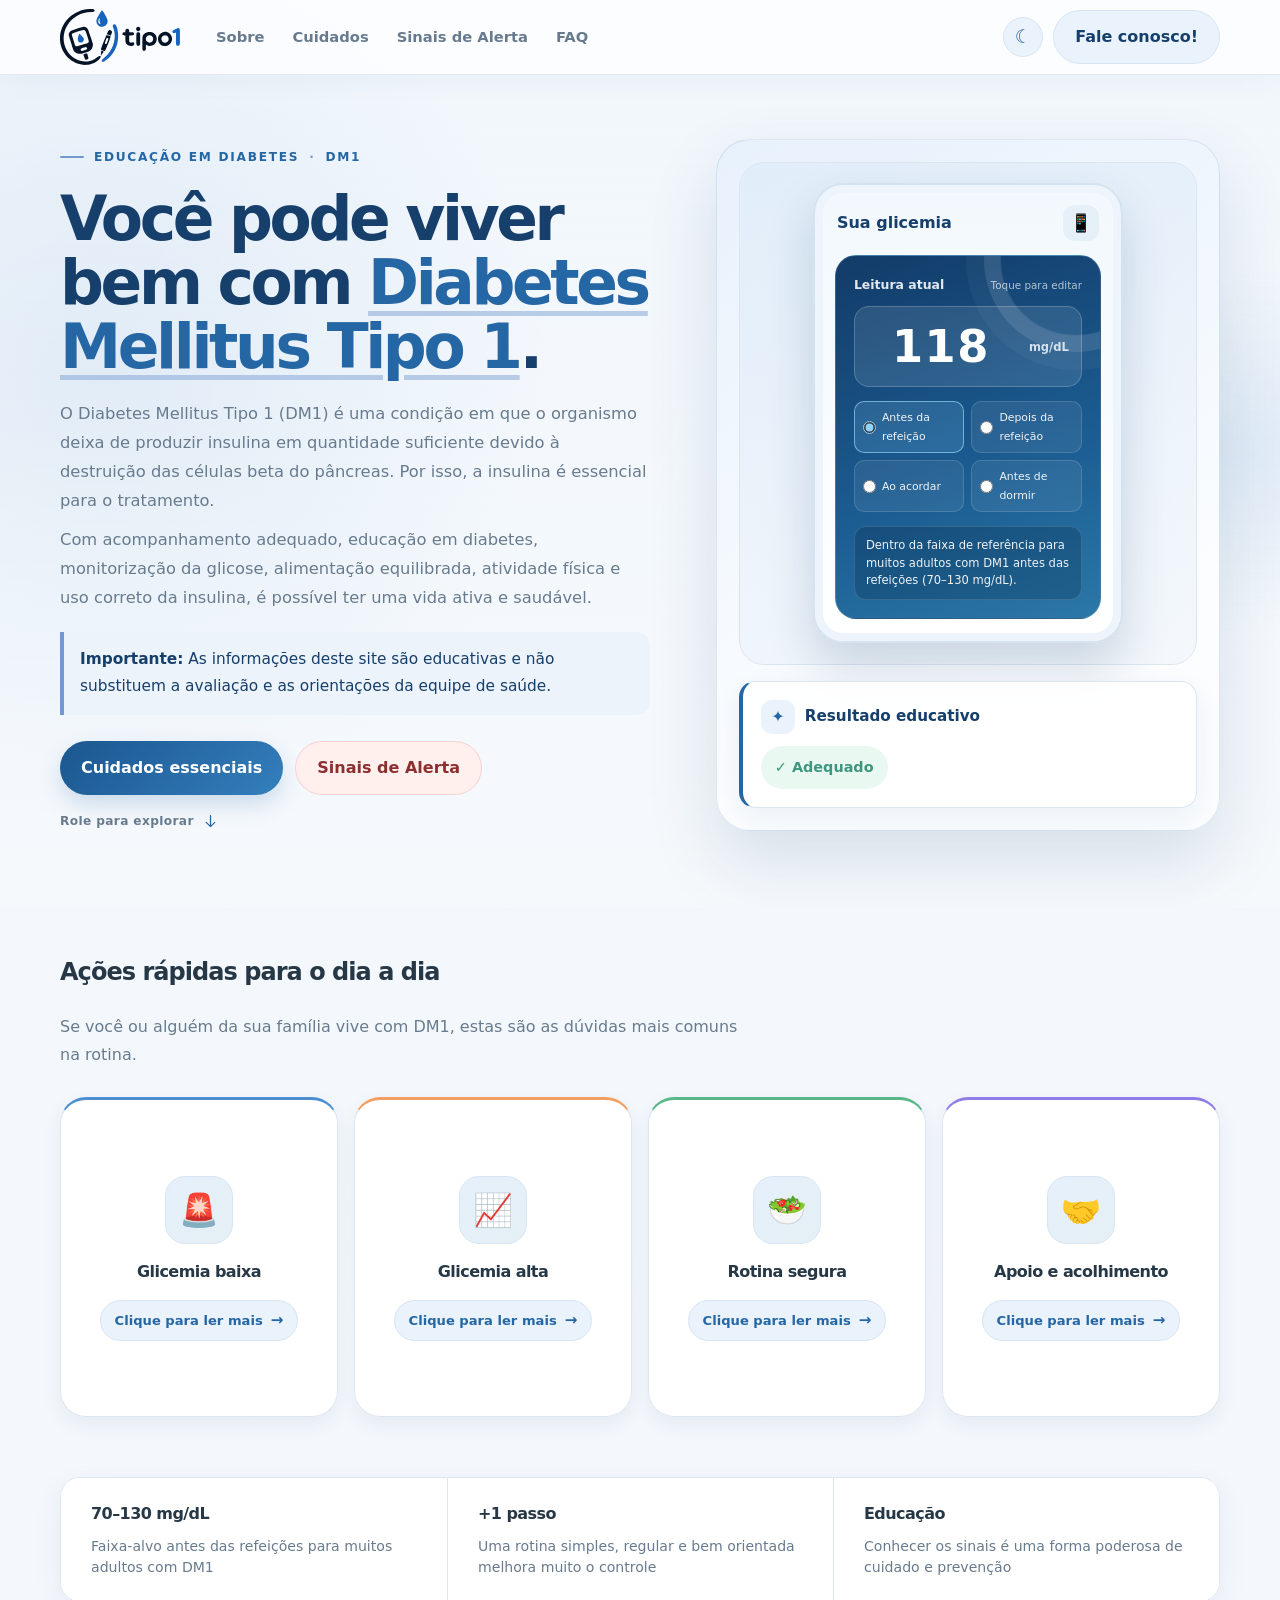
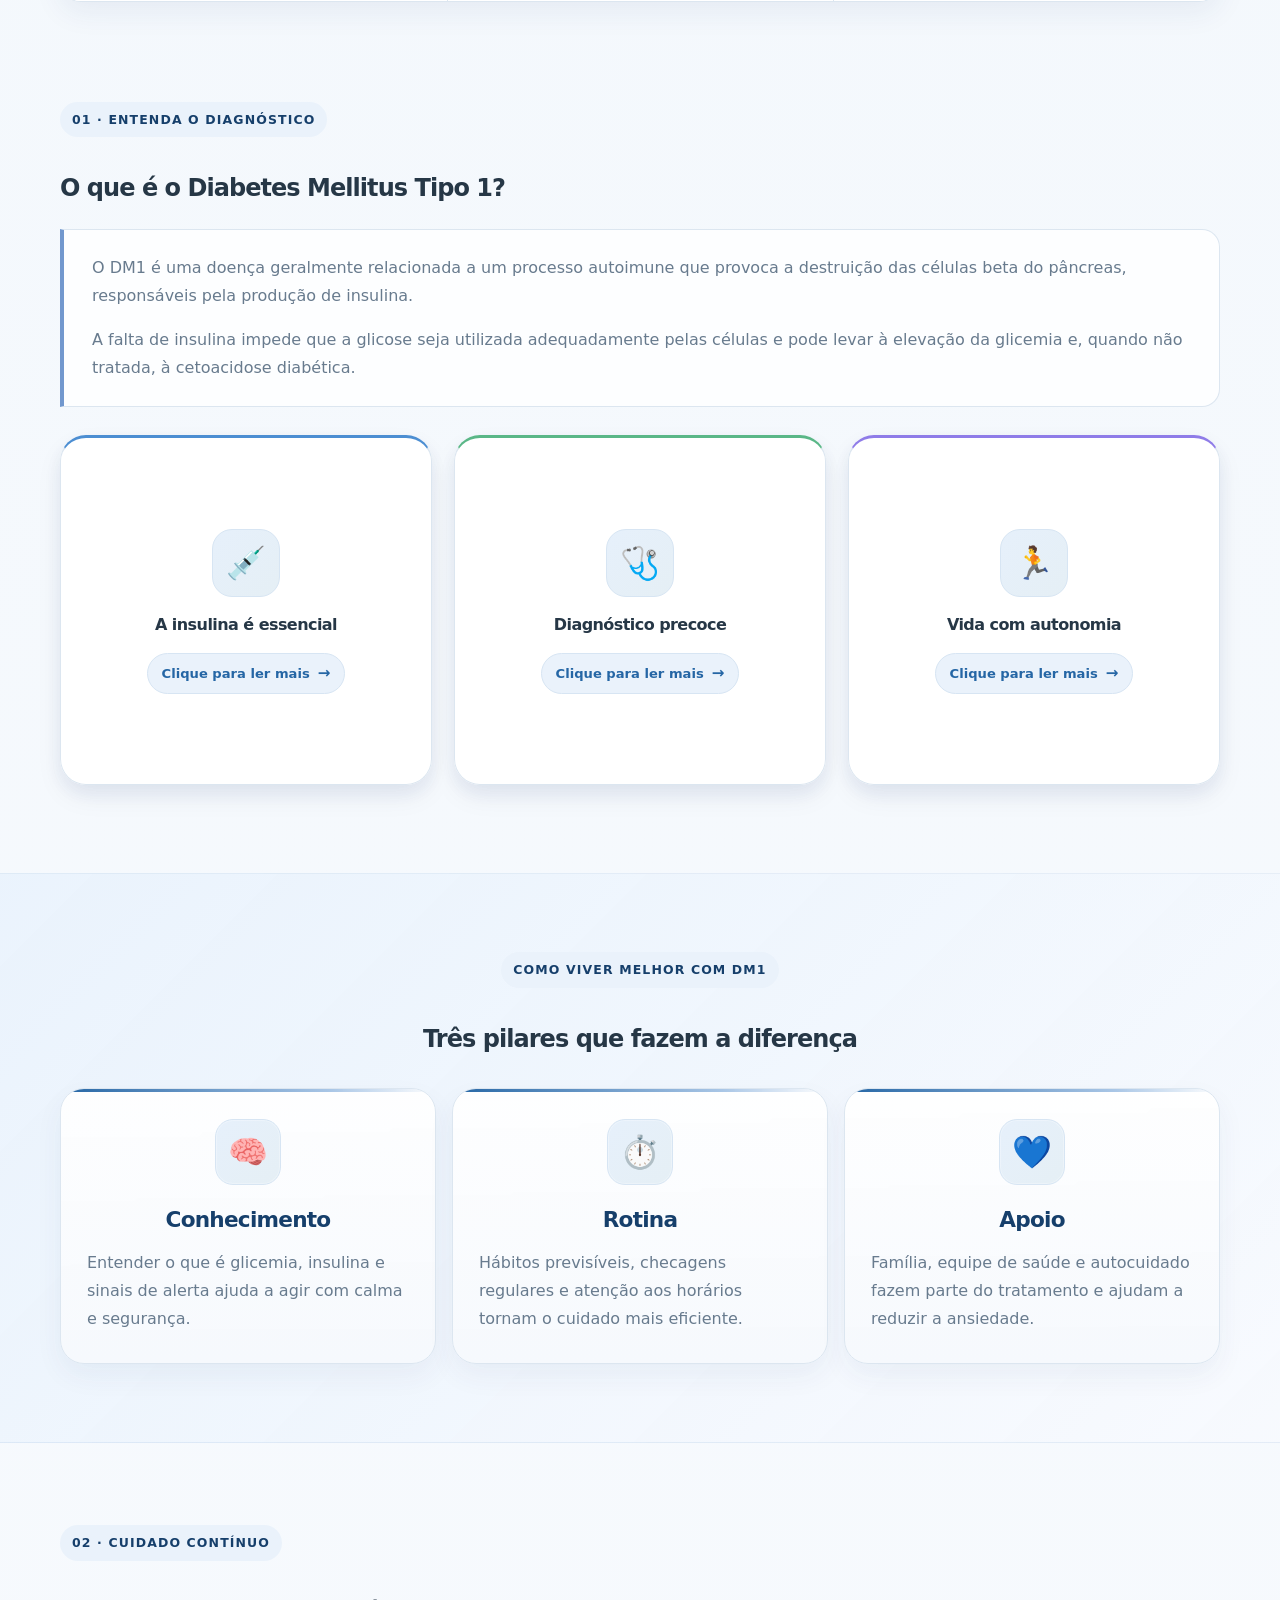
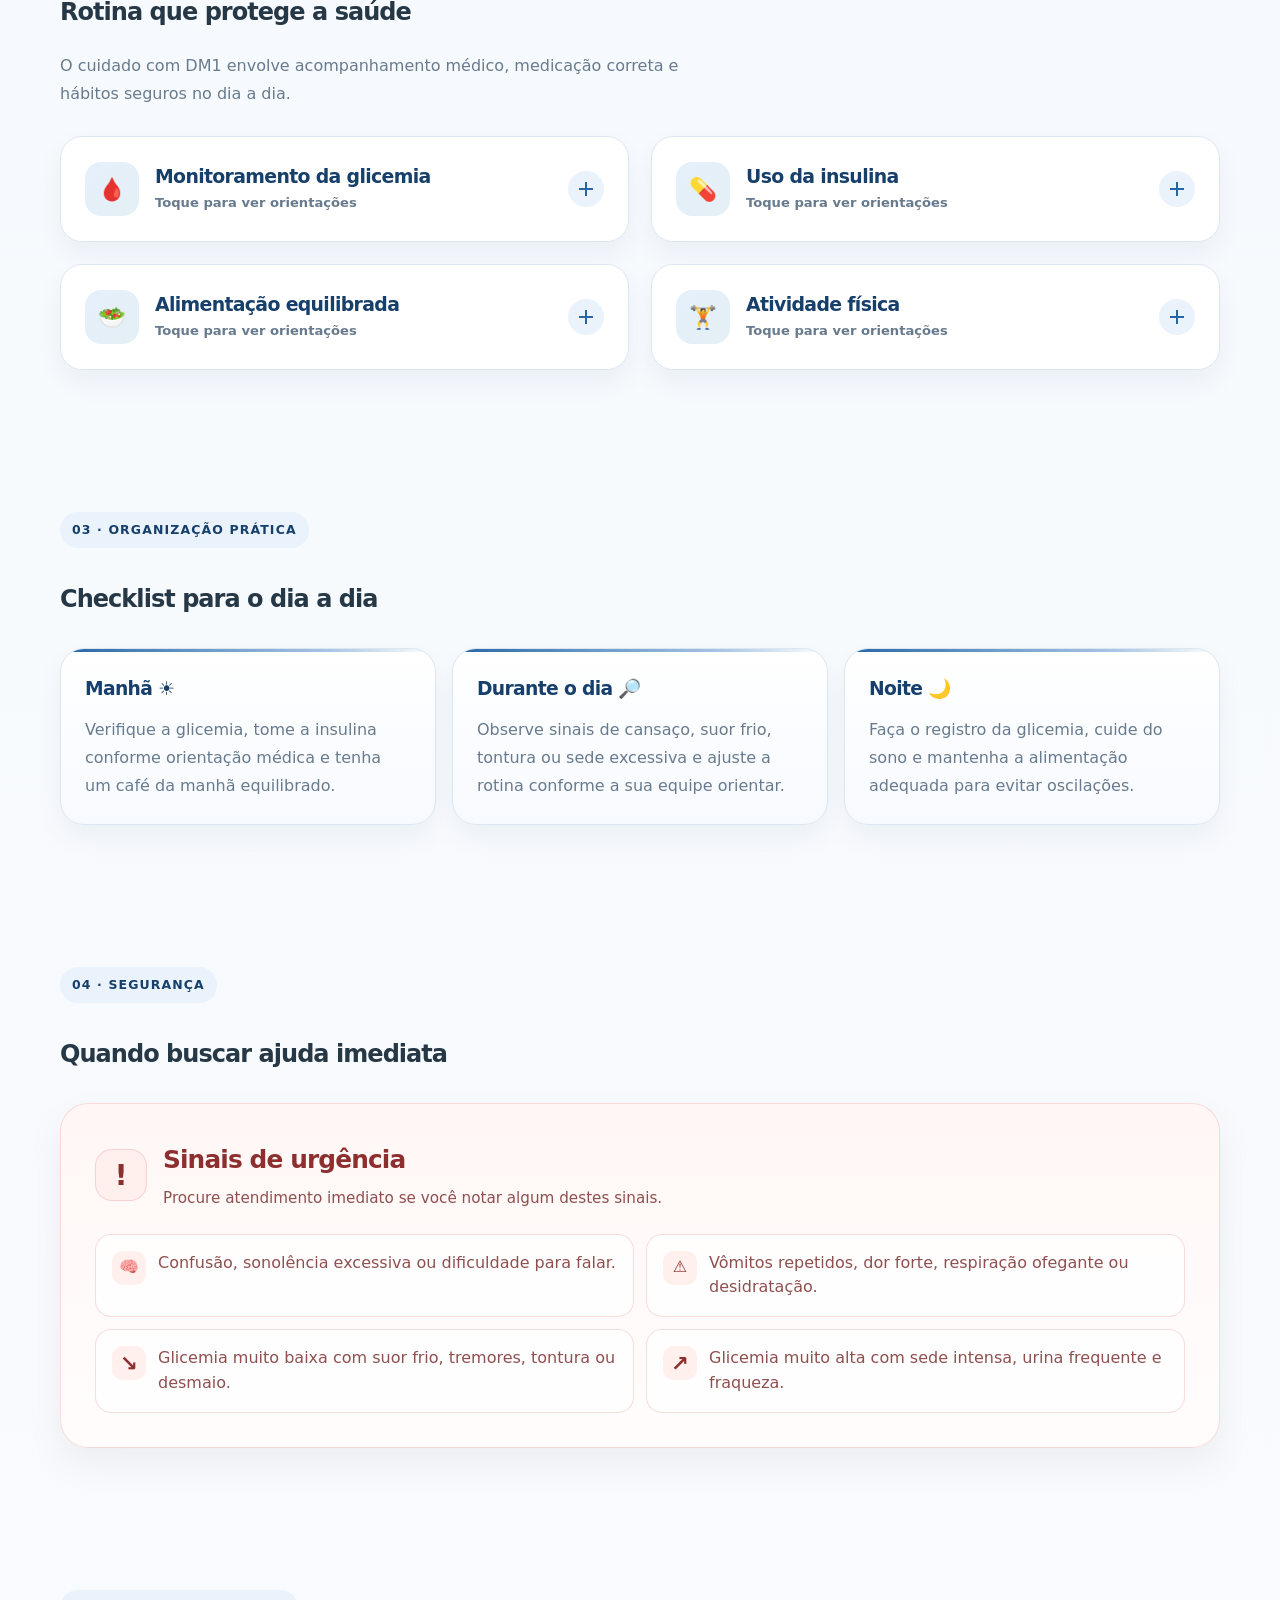
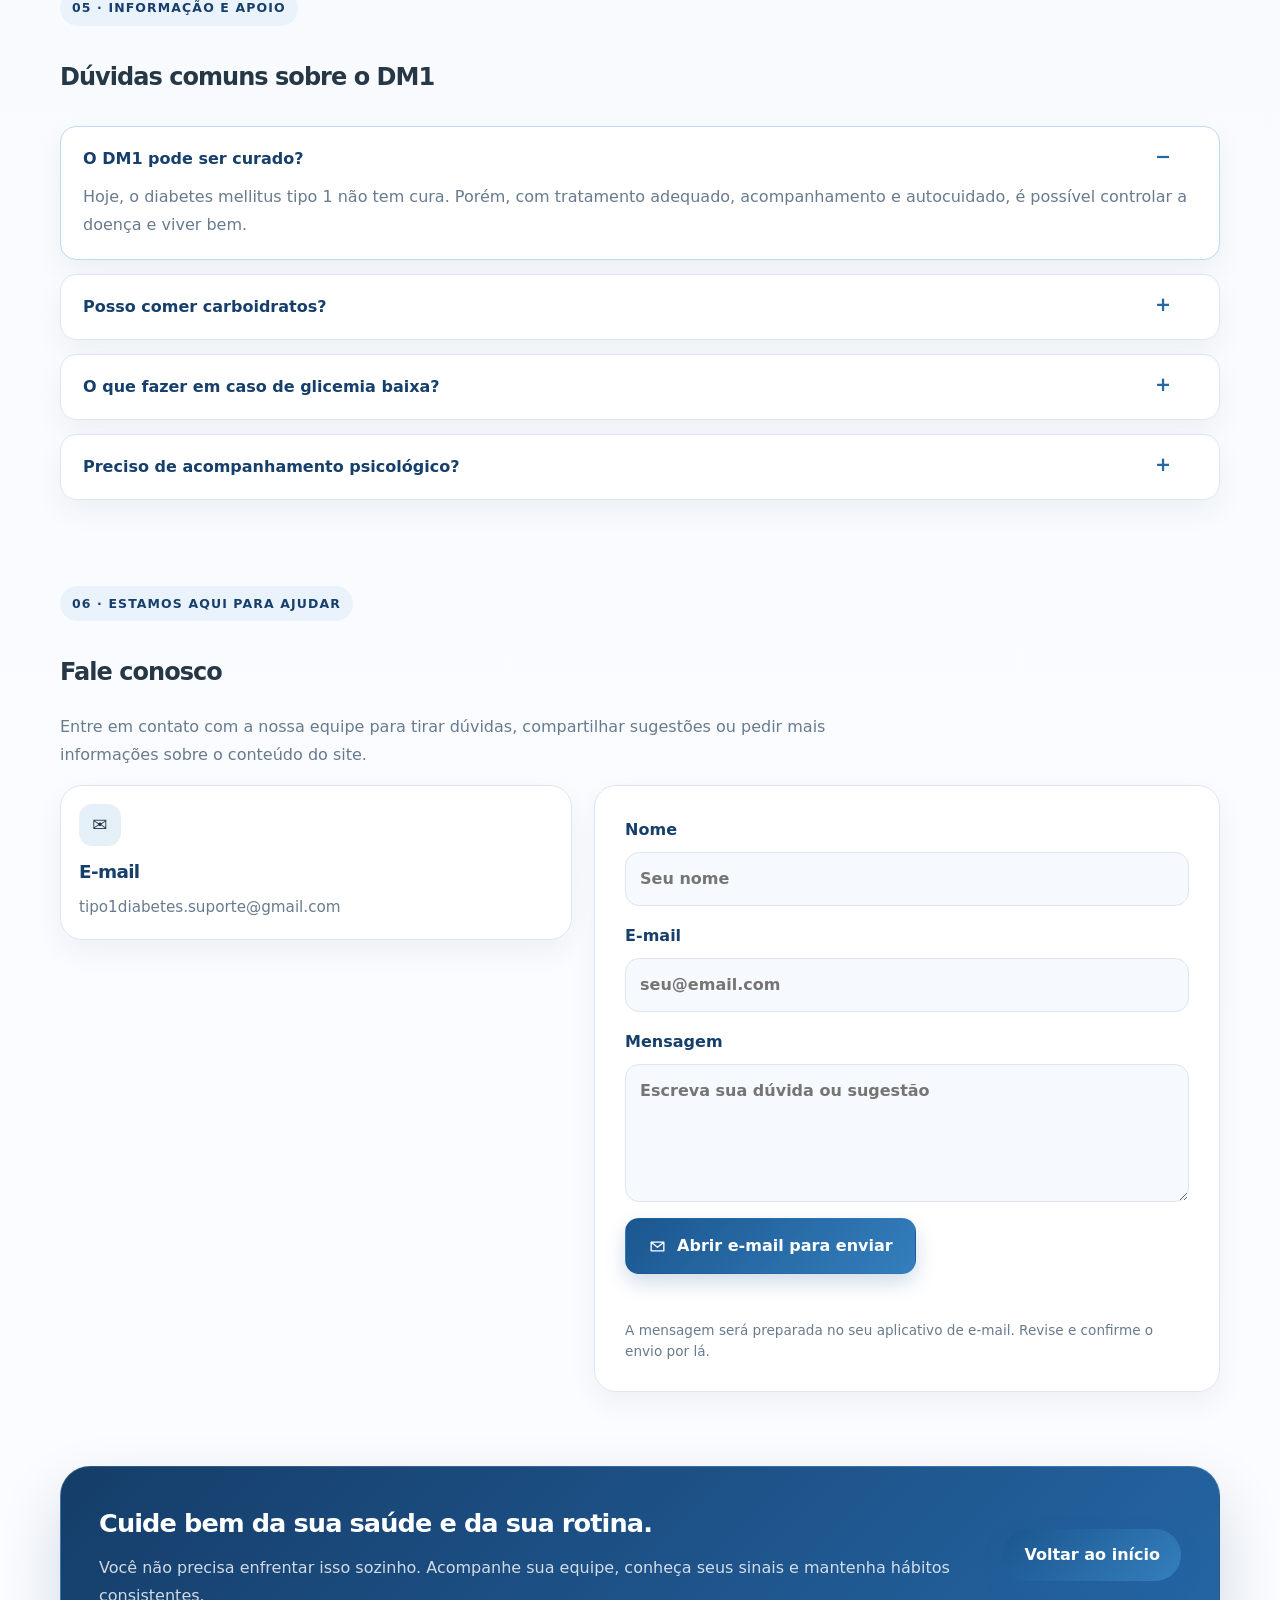
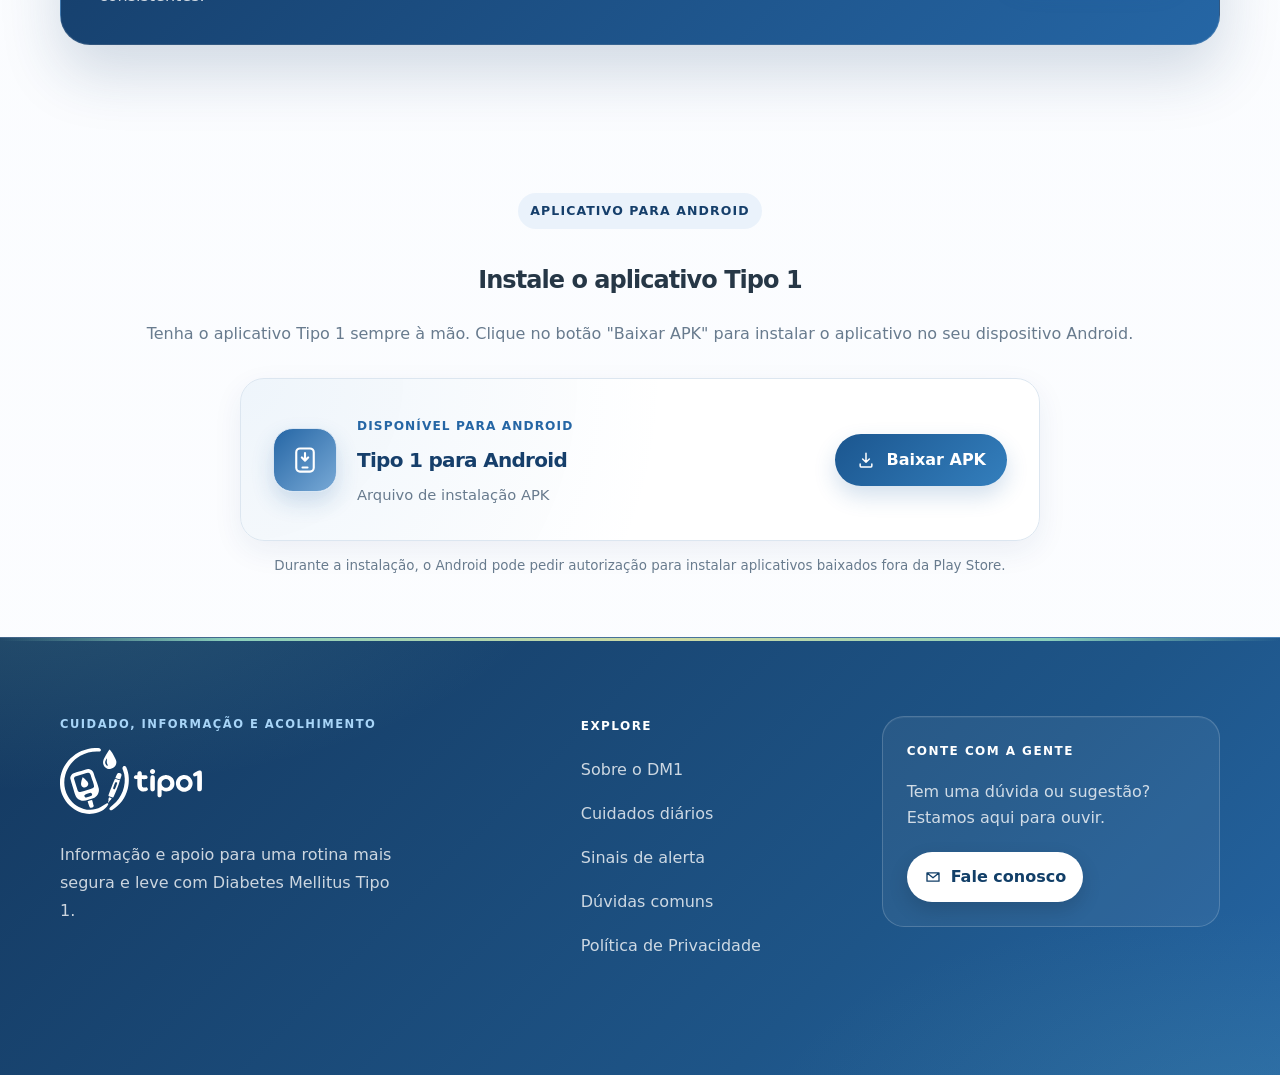
<file: index.html>
<!DOCTYPE html>
<html lang="pt-BR">
<head>
    <meta charset="UTF-8">
    <meta name="viewport" content="width=device-width, initial-scale=1.0">
    <meta name="color-scheme" content="light dark">
    <meta name="description" content="Site informativo para pacientes com diabetes mellitus tipo 1 (DM1), com dicas de autocuidado, alimentação, sinais de alerta e orientações gerais.">
    <title>Tipo 1 | Educação em Diabetes</title>
    <link rel="icon" type="image/svg+xml" href="assets/images/logo_topo.svg">
    <link rel="stylesheet" href="assets/css/style.css?v=35">
</head>
<body>
    <!-- Indicador visual do progresso de rolagem. -->
    <div class="scroll-progress" aria-hidden="true">
        <span class="scroll-progress__bar" id="scroll-progress-bar"></span>
    </div>
    <!-- Cabeçalho fixo com navegação, tema e acesso ao contato. -->
    <header>
        <div class="container nav">
            <a href="#top" class="brand" aria-label="Página inicial">
                <img class="brand-logo" src="assets/images/logo_3.svg" alt="Tipo 1 — Educação em Diabetes">
            </a>
            <nav class="nav-links" aria-label="Navegação principal">
                <a href="#sobre">Sobre</a>
                <a href="#cuidados">Cuidados</a>
                <a href="#alertas">Sinais de Alerta</a>
                <a href="#faq">FAQ</a>
            </nav>
            <button class="theme-toggle" id="theme-toggle" type="button" aria-pressed="false" aria-label="Ativar tema escuro" title="Alternar tema">
                <span class="theme-toggle-icon" aria-hidden="true">☾</span>
            </button>
            <a class="button-secondary" href="#contato">Fale conosco!</a>
        </div>
    </header>

    <main id="top">
        <!-- Apresentação inicial e simulador educativo de glicemia. -->
        <section class="hero">
            <div class="container hero-grid">
                <div>
                    <span class="hero-kicker">Educação em diabetes <span aria-hidden="true">·</span> DM1</span>
                    <h1>Você pode viver bem com <span class="highlight">Diabetes Mellitus Tipo 1</span>.</h1>
                    <div class="subtitle">
                        <p>O Diabetes Mellitus Tipo 1 (DM1) é uma condição em que o organismo deixa de produzir insulina em quantidade suficiente devido à destruição das células beta do pâncreas. Por isso, a insulina é essencial para o tratamento.</p>
                        <details class="hero-more" open>
                            <summary>Como é possível viver bem com DM1?</summary>
                            <p>Com acompanhamento adequado, educação em diabetes, monitorização da glicose, alimentação equilibrada, atividade física e uso correto da insulina, é possível ter uma vida ativa e saudável.</p>
                        </details>
                        <p class="medical-note"><strong>Importante:</strong> As informações deste site são educativas e não substituem a avaliação e as orientações da equipe de saúde.</p>
                    </div>
                    <div class="hero-actions">
                        <a class="button" href="#cuidados">Cuidados essenciais</a>
                        <a class="button-secondary" href="#alertas">Sinais de Alerta</a>
                    </div>
                    <span class="hero-scroll-cue" aria-hidden="true">
                        <span>Role para explorar</span>
                        <svg viewBox="0 0 20 20" fill="none" focusable="false">
                            <path d="M10 3v13m-5-5 5 5 5-5" stroke="currentColor" stroke-width="1.5" stroke-linecap="round" stroke-linejoin="round"/>
                        </svg>
                    </span>
                </div>

                <div class="hero-card">
                    <svg class="hero-art" viewBox="0 0 520 420" fill="none" aria-hidden="true" focusable="false">
                        <circle cx="260" cy="210" r="174" stroke="currentColor" stroke-width="1.5" stroke-dasharray="3 9"/>
                        <circle cx="260" cy="210" r="132" stroke="currentColor" stroke-width="1.5" opacity=".55"/>
                        <path d="M45 256h94l28-50 36 92 39-146 38 104 28-45 26 45h141" stroke="currentColor" stroke-width="3" stroke-linecap="round" stroke-linejoin="round"/>
                        <circle cx="242" cy="152" r="7" fill="currentColor"/>
                        <circle cx="334" cy="256" r="5" fill="currentColor" opacity=".65"/>
                    </svg>
                    <div class="hero-illustration" aria-label="Monitoramento da glicemia">
                        <div class="device">
                            <div class="device-top">
                                <span>Sua glicemia</span>
                                <span>📱</span>
                            </div>
                            <div class="device-screen">
                                <div class="device-header">
                                    <span>Leitura atual</span>
                                    <span class="device-edit-hint">Toque para editar</span>
                                </div>
                                <label for="glicemia" class="sr-only">Informe a glicemia em miligramas por decilitro</label>
                                <div class="device-input-row">
                                    <input id="glicemia" class="device-input" type="number" min="0" step="1" value="118">
                                    <span class="device-unit">mg/dL</span>
                                </div>

                                <div class="measure-options" aria-label="Quando a glicemia foi medida">
                                    <label><input type="radio" name="medida-glicemia" value="antes" checked> Antes da refeição</label>
                                    <label><input type="radio" name="medida-glicemia" value="depois"> Depois da refeição</label>
                                    <label><input type="radio" name="medida-glicemia" value="acordar"> Ao acordar</label>
                                    <label><input type="radio" name="medida-glicemia" value="antes-dormir"> Antes de dormir</label>
                                </div>

                                <div id="glicemia-status" class="result-text" aria-live="polite">Valores-alvo são individualizados. Como referência para muitos adultos com DM1, a SBD usa 70–130 mg/dL antes das refeições e menos de 180 mg/dL após as refeições.</div>
                            </div>
                        </div>
                    </div>
                    <div class="mini-panel" data-state="adequado">
                        <div class="mini-panel-heading">
                            <span class="mini-panel-icon" aria-hidden="true">✦</span>
                            <strong>Resultado educativo</strong>
                        </div>
                        <span id="glicemia-chip" class="chip chip-adequado">Valores variam</span>
                    </div>
                </div>
            </div>
        </section>

        <!-- Cartões rápidos com sinais e orientações essenciais. -->
        <section class="quick-actions" id="acesso-rapido">
            <div class="container">
                <div class="section-header">
                    <h2>Ações rápidas para o dia a dia</h2>
                    <p>Se você ou alguém da sua família vive com DM1, estas são as dúvidas mais comuns na rotina.</p>
                </div>

                <div class="quick-actions-grid">
                    <button class="flashcard quick-card quick-card--blue" type="button" aria-pressed="false" aria-label="Virar cartão sobre glicemia baixa">
                        <span class="flashcard-inner">
                            <span class="flashcard-face flashcard-front">
                                <span class="quick-card__icon" aria-hidden="true">🚨</span>
                                <span class="flashcard-title">Glicemia baixa</span>
                                <span class="flashcard-hint">Clique para ler mais</span>
                            </span>
                            <span class="flashcard-face flashcard-back">
                                <span class="quick-card__icon" aria-hidden="true">✅</span>
                                <span class="flashcard-title">O que observar</span>
                                <span class="flashcard-copy">Sudorese, tremor, tontura ou confusão podem indicar risco de hipoglicemia. Meça a glicemia e siga as orientações da sua equipe de saúde.</span>
                            </span>
                        </span>
                    </button>

                    <button class="flashcard quick-card quick-card--orange" type="button" aria-pressed="false" aria-label="Virar cartão sobre glicemia alta">
                        <span class="flashcard-inner">
                            <span class="flashcard-face flashcard-front">
                                <span class="quick-card__icon" aria-hidden="true">📈</span>
                                <span class="flashcard-title">Glicemia alta</span>
                                <span class="flashcard-hint">Clique para ler mais</span>
                            </span>
                            <span class="flashcard-face flashcard-back">
                                <span class="quick-card__icon" aria-hidden="true">💧</span>
                                <span class="flashcard-title">Sinais que pedem atenção</span>
                                <span class="flashcard-copy">Sede intensa, urina frequente, cansaço e visão turva podem aparecer com glicemia elevada. Registre os valores e confira com a equipe.</span>
                            </span>
                        </span>
                    </button>

                    <button class="flashcard quick-card quick-card--green" type="button" aria-pressed="false" aria-label="Virar cartão sobre rotina segura">
                        <span class="flashcard-inner">
                            <span class="flashcard-face flashcard-front">
                                <span class="quick-card__icon" aria-hidden="true">🥗</span>
                                <span class="flashcard-title">Rotina segura</span>
                                <span class="flashcard-hint">Clique para ler mais</span>
                            </span>
                            <span class="flashcard-face flashcard-back">
                                <span class="quick-card__icon" aria-hidden="true">🥤</span>
                                <span class="flashcard-title">Cuidados do dia a dia</span>
                                <span class="flashcard-copy">Alimentação equilibrada, hidratação, atividade física adequada e acompanhamento médico ajudam a manter o equilíbrio glicêmico.</span>
                            </span>
                        </span>
                    </button>

                    <button class="flashcard quick-card quick-card--purple" type="button" aria-pressed="false" aria-label="Virar cartão sobre apoio e acolhimento">
                        <span class="flashcard-inner">
                            <span class="flashcard-face flashcard-front">
                                <span class="quick-card__icon" aria-hidden="true">🤝</span>
                                <span class="flashcard-title">Apoio e acolhimento</span>
                                <span class="flashcard-hint">Clique para ler mais</span>
                            </span>
                            <span class="flashcard-face flashcard-back">
                                <span class="quick-card__icon" aria-hidden="true">💙</span>
                                <span class="flashcard-title">Você não está sozinho</span>
                                <span class="flashcard-copy">Família, amigos, equipe de saúde e uma rotina consistente fazem muita diferença no cuidado com a diabetes tipo 1.</span>
                            </span>
                        </span>
                    </button>
                </div>
            </div>
        </section>

        <!-- Resumo visual de informações importantes. -->
        <section class="stat-band">
            <div class="container stat-grid">
                <div class="stat-item">
                    <strong>70–130 mg/dL</strong>
                    <span>Faixa-alvo antes das refeições para muitos adultos com DM1</span>
                </div>
                <div class="stat-item">
                    <strong>+1 passo</strong>
                    <span>Uma rotina simples, regular e bem orientada melhora muito o controle</span>
                </div>
                <div class="stat-item">
                    <strong>Educação</strong>
                    <span>Conhecer os sinais é uma forma poderosa de cuidado e prevenção</span>
                </div>
            </div>
        </section>

        <!-- Explicação sobre DM1 e cartões interativos de informação. -->
        <section id="sobre">
            <div class="container">
                <div class="section-header">
                    <span class="eyebrow">01 · Entenda o diagnóstico</span>
                    <h2>O que é o Diabetes Mellitus Tipo 1?</h2>
                    <div class="section-copy">
                        <p>O DM1 é uma doença geralmente relacionada a um processo autoimune que provoca a destruição das células beta do pâncreas, responsáveis pela produção de insulina.</p>
                        <p>A falta de insulina impede que a glicose seja utilizada adequadamente pelas células e pode levar à elevação da glicemia e, quando não tratada, à cetoacidose diabética.</p>
                    </div>
                </div>

                <div class="cards-grid">
                    <button class="flashcard info-card info-flashcard info-flashcard--blue" type="button" aria-pressed="false" aria-label="Virar cartão: a insulina é essencial">
                        <span class="flashcard-inner">
                            <span class="flashcard-face flashcard-front">
                                <span class="quick-card__icon" aria-hidden="true">💉</span>
                                <span class="flashcard-title">A insulina é essencial</span>
                                <span class="flashcard-hint">Clique para ler mais</span>
                            </span>
                            <span class="flashcard-face flashcard-back">
                                <span class="quick-card__icon" aria-hidden="true">🩺</span>
                                <span class="flashcard-title">Tratamento indispensável</span>
                                <span class="flashcard-copy">Para quem tem DM1, a insulina é indispensável. Não interrompa o tratamento por conta própria: a falta de insulina pode causar descompensação metabólica e cetoacidose diabética. O tipo, a dose e os horários devem ser definidos individualmente pela equipe de saúde.</span>
                            </span>
                        </span>
                    </button>

                    <button class="flashcard info-card info-flashcard info-flashcard--green" type="button" aria-pressed="false" aria-label="Virar cartão: diagnóstico precoce">
                        <span class="flashcard-inner">
                            <span class="flashcard-face flashcard-front">
                                <span class="quick-card__icon" aria-hidden="true">🩺</span>
                                <span class="flashcard-title">Diagnóstico precoce</span>
                                <span class="flashcard-hint">Clique para ler mais</span>
                            </span>
                            <span class="flashcard-face flashcard-back">
                                <span class="quick-card__icon" aria-hidden="true">🔎</span>
                                <span class="flashcard-title">Fique atento aos sinais</span>
                                <span class="flashcard-copy">Sede intensa, urina frequente, emagrecimento, cansaço e visão embaçada podem surgir rapidamente. Procure atendimento médico o quanto antes para avaliação.</span>
                            </span>
                        </span>
                    </button>

                    <button class="flashcard info-card info-flashcard info-flashcard--purple" type="button" aria-pressed="false" aria-label="Virar cartão: vida com autonomia">
                        <span class="flashcard-inner">
                            <span class="flashcard-face flashcard-front">
                                <span class="quick-card__icon" aria-hidden="true">🏃</span>
                                <span class="flashcard-title">Vida com autonomia</span>
                                <span class="flashcard-hint">Clique para ler mais</span>
                            </span>
                            <span class="flashcard-face flashcard-back">
                                <span class="quick-card__icon" aria-hidden="true">💙</span>
                                <span class="flashcard-title">Uma vida ativa é possível</span>
                                <span class="flashcard-copy">Com educação em diabetes, acompanhamento regular e hábitos saudáveis, quem vive com DM1 pode manter uma rotina ativa e reduzir o risco de complicações.</span>
                            </span>
                        </span>
                    </button>
                </div>
            </div>
        </section>

        <!-- Três pilares que apoiam o cuidado contínuo. -->
        <section class="pillars">
            <div class="container">
                <div class="section-header section-header--centered">
                    <span class="eyebrow">Como viver melhor com DM1</span>
                    <h2>Três pilares que fazem a diferença</h2>
                </div>

                <div class="pillar-grid">
                    <article class="pillar-card">
                        <div class="pillar-icon">🧠</div>
                        <h3>Conhecimento</h3>
                        <p>Entender o que é glicemia, insulina e sinais de alerta ajuda a agir com calma e segurança.</p>
                    </article>

                    <article class="pillar-card">
                        <div class="pillar-icon">⏱️</div>
                        <h3>Rotina</h3>
                        <p>Hábitos previsíveis, checagens regulares e atenção aos horários tornam o cuidado mais eficiente.</p>
                    </article>

                    <article class="pillar-card">
                        <div class="pillar-icon">💙</div>
                        <h3>Apoio</h3>
                        <p>Família, equipe de saúde e autocuidado fazem parte do tratamento e ajudam a reduzir a ansiedade.</p>
                    </article>
                </div>
            </div>
        </section>

        <!-- Orientações de rotina organizadas em cartões expansíveis. -->
        <section id="cuidados">
            <div class="container">
                <div class="section-header">
                    <span class="eyebrow">02 · Cuidado contínuo</span>
                    <h2>Rotina que protege a saúde</h2>
                    <p>O cuidado com DM1 envolve acompanhamento médico, medicação correta e hábitos seguros no dia a dia.</p>
                </div>

                <div class="timeline">
                    <details class="routine-card">
                        <summary>
                            <span class="icon" aria-hidden="true">🩸</span>
                            <span class="routine-card__heading">
                                <span class="routine-card__title">Monitoramento da glicemia</span>
                                <span class="routine-card__hint">Toque para ver orientações</span>
                            </span>
                        </summary>
                        <ul class="checklist">
                            <li>Verificar os níveis de glicose conforme orientação médica.</li>
                            <li>Registrar valores antes e depois das refeições e em momentos importantes do dia.</li>
                            <li>Observar padrões e compartilhar com a equipe de saúde.</li>
                        </ul>
                    </details>

                    <details class="routine-card">
                        <summary>
                            <span class="icon" aria-hidden="true">💊</span>
                            <span class="routine-card__heading">
                                <span class="routine-card__title">Uso da insulina</span>
                                <span class="routine-card__hint">Toque para ver orientações</span>
                            </span>
                        </summary>
                        <ul class="checklist">
                            <li>Usar os tipos e horários de insulina indicados pelo médico.</li>
                            <li>Evitar pular doses sem orientação profissional.</li>
                            <li>Ficar atento a sintomas de hipoglicemia e hiperglicemia.</li>
                        </ul>
                    </details>

                    <details class="routine-card">
                        <summary>
                            <span class="icon" aria-hidden="true">🥗</span>
                            <span class="routine-card__heading">
                                <span class="routine-card__title">Alimentação equilibrada</span>
                                <span class="routine-card__hint">Toque para ver orientações</span>
                            </span>
                        </summary>
                        <ul class="checklist">
                            <li>Priorizar alimentos integrais, legumes, proteínas e carboidratos de qualidade.</li>
                            <li>Atentar às porções para evitar picos de glicemia.</li>
                            <li>Manter hidratação adequada ao longo do dia.</li>
                        </ul>
                    </details>

                    <details class="routine-card">
                        <summary>
                            <span class="icon" aria-hidden="true">🏋️</span>
                            <span class="routine-card__heading">
                                <span class="routine-card__title">Atividade física</span>
                                <span class="routine-card__hint">Toque para ver orientações</span>
                            </span>
                        </summary>
                        <ul class="checklist">
                            <li>Praticar atividade física com orientação, de acordo com a rotina.</li>
                            <li>Monitorar a glicose antes e depois do exercício.</li>
                            <li>Ensinar a família a reconhecer sinais de risco.</li>
                        </ul>
                    </details>
                </div>
            </div>
        </section>

        <!-- Sugestões práticas para manhã, dia e noite. -->
        <section id="rotina-diaria">
            <div class="container">
                <div class="section-header">
                    <span class="eyebrow">03 · Organização prática</span>
                    <h2>Checklist para o dia a dia</h2>
                </div>

                <div class="tips-grid">
                    <div class="tip-card">
                        <h3>Manhã ☀️</h3>
                        <p>Verifique a glicemia, tome a insulina conforme orientação médica e tenha um café da manhã equilibrado.</p>
                    </div>

                    <div class="tip-card">
                        <h3>Durante o dia 🔎</h3>
                        <p>Observe sinais de cansaço, suor frio, tontura ou sede excessiva e ajuste a rotina conforme a sua equipe orientar.</p>
                    </div>

                    <div class="tip-card">
                        <h3>Noite 🌙</h3>
                        <p>Faça o registro da glicemia, cuide do sono e mantenha a alimentação adequada para evitar oscilações.</p>
                    </div>
                </div>
            </div>
        </section>

        <!-- Sinais de urgência que indicam quando buscar ajuda. -->
        <section id="alertas">
            <div class="container">
                <div class="section-header">
                    <span class="eyebrow">04 · Segurança</span>
                    <h2>Quando buscar ajuda imediata</h2>
                </div>

                <div class="alert-box">
                    <div class="alert-heading">
                        <span class="alert-heading-icon" aria-hidden="true">!</span>
                        <div>
                            <h3>Sinais de urgência</h3>
                            <p>Procure atendimento imediato se você notar algum destes sinais.</p>
                        </div>
                    </div>
                    <ul class="alert-list">
                        <li><span class="alert-item-icon" aria-hidden="true">🧠</span><span>Confusão, sonolência excessiva ou dificuldade para falar.</span></li>
                        <li><span class="alert-item-icon" aria-hidden="true">⚠️</span><span>Vômitos repetidos, dor forte, respiração ofegante ou desidratação.</span></li>
                        <li><span class="alert-item-icon" aria-hidden="true">↘</span><span>Glicemia muito baixa com suor frio, tremores, tontura ou desmaio.</span></li>
                        <li><span class="alert-item-icon" aria-hidden="true">↗</span><span>Glicemia muito alta com sede intensa, urina frequente e fraqueza.</span></li>
                    </ul>
                </div>
            </div>
        </section>

        <!-- Respostas para dúvidas comuns sobre DM1. -->
        <section id="faq">
            <div class="container">
                <div class="section-header">
                    <span class="eyebrow">05 · Informação e apoio</span>
                    <h2>Dúvidas comuns sobre o DM1</h2>
                </div>

                <details open>
                    <summary>O DM1 pode ser curado?</summary>
                    <p>Hoje, o diabetes mellitus tipo 1 não tem cura. Porém, com tratamento adequado, acompanhamento e autocuidado, é possível controlar a doença e viver bem.</p>
                </details>

                <details>
                    <summary>Posso comer carboidratos?</summary>
                    <p>Sim. Carboidratos fazem parte da alimentação, mas é importante escolher fontes de qualidade e observar a quantidade, o horário e a relação com a insulina.</p>
                </details>

                <details>
                    <summary>O que fazer em caso de glicemia baixa?</summary>
                    <p>Se a glicemia estiver muito baixa, siga as orientações do seu médico ou da equipe de saúde. Em geral, é necessário consumir uma fonte rápida de carboidratos e repetir a verificação em seguida.</p>
                </details>

                <details>
                    <summary>Preciso de acompanhamento psicológico?</summary>
                    <p>Nem sempre, mas muitas pessoas se beneficiam do apoio emocional para lidar com a rotina, a ansiedade e os desafios do tratamento.</p>
                </details>
            </div>
        </section>

        <!-- Formulário de contato e endereço de e-mail da equipe. -->
        <section id="contato">
            <div class="container contact-wrap">
                <div class="section-header contact-header">
                    <span class="eyebrow">06 · Estamos aqui para ajudar</span>
                    <h2>Fale conosco</h2>
                    <p>Entre em contato com a nossa equipe para tirar dúvidas, compartilhar sugestões ou pedir mais informações sobre o conteúdo do site.</p>
                </div>

                <div class="contact-grid">
                    <article class="info-card contact-card">
                        <div class="icon" aria-hidden="true">✉️</div>
                        <h3>E-mail</h3>
                        <p><a href="mailto:tipo1diabetes.suporte@gmail.com">tipo1diabetes.suporte@gmail.com</a></p>
                    </article>

                    <form class="contact-form" id="contact-form">
                        <label>
                            Nome
                            <input type="text" name="nome" placeholder="Seu nome" required>
                        </label>
                        <label>
                            E-mail
                            <input type="email" name="email" placeholder="seu@email.com" required>
                        </label>
                        <label>
                            Mensagem
                            <textarea name="mensagem" rows="4" placeholder="Escreva sua dúvida ou sugestão" required></textarea>
                        </label>
                        <button type="submit" class="button contact-submit" aria-describedby="contact-note">
                            <svg viewBox="0 0 24 24" aria-hidden="true" focusable="false">
                                <path d="M4 6.5h16v11H4zM4.5 7l7.5 6 7.5-6" fill="none" stroke="currentColor" stroke-width="1.7" stroke-linecap="round" stroke-linejoin="round"/>
                            </svg>
                            <span>Abrir e-mail para enviar</span>
                        </button>
                        <p class="form-status" id="contact-status" role="status" aria-live="polite"></p>
                        <p class="contact-note" id="contact-note">A mensagem será preparada no seu aplicativo de e-mail. Revise e confirme o envio por lá.</p>
                    </form>
                </div>
            </div>
        </section>

        <!-- Chamada final para retomar o início da página. -->
        <section class="cta-section">
            <div class="container">
                <div class="cta">
                    <div>
                        <h3>Cuide bem da sua saúde e da sua rotina.</h3>
                        <p>Você não precisa enfrentar isso sozinho. Acompanhe sua equipe, conheça seus sinais e mantenha hábitos consistentes.</p>
                    </div>
                    <a class="button" href="#top">Voltar ao início</a>
                </div>
            </div>
        </section>

        <!-- Download do aplicativo Android, com aviso sobre a instalação do APK. -->
        <section id="download-app">
            <div class="container">
                <div class="section-header section-header--centered">
                    <span class="eyebrow">Aplicativo para Android</span>
                    <h2>Instale o aplicativo Tipo 1</h2>
                    <p>Tenha o aplicativo Tipo 1 sempre à mão. Clique no botão "Baixar APK" para instalar o aplicativo no seu dispositivo Android.</p>
                </div>
                <div class="app-download-card">
                    <div class="app-download-icon" aria-hidden="true">
                        <svg viewBox="0 0 24 24" fill="none" focusable="false">
                            <rect x="5" y="2.75" width="14" height="18.5" rx="3" stroke="currentColor" stroke-width="1.7"/>
                            <path d="M10 18h4" stroke="currentColor" stroke-width="1.7" stroke-linecap="round"/>
                            <path d="M12 6.5v6m-2.5-2.5 2.5 2.5 2.5-2.5" stroke="currentColor" stroke-width="1.7" stroke-linecap="round" stroke-linejoin="round"/>
                        </svg>
                    </div>
                    <div class="app-download-info">
                        <span class="app-download-label">Disponível para Android</span>
                        <h3>Tipo 1 para Android</h3>
                        <p>Arquivo de instalação APK</p>
                    </div>
                    <a class="button app-download-button" href="./app-release.apk" download="tipo1-android.apk">
                        <svg viewBox="0 0 24 24" fill="none" aria-hidden="true" focusable="false">
                            <path d="M12 3.75v11m-4-4 4 4 4-4M5 16.75v2.5a1 1 0 0 0 1 1h12a1 1 0 0 0 1-1v-2.5" stroke="currentColor" stroke-width="1.8" stroke-linecap="round" stroke-linejoin="round"/>
                        </svg>
                        <span>Baixar APK</span>
                    </a>
                </div>
                <p class="app-download-note">Durante a instalação, o Android pode pedir autorização para instalar aplicativos baixados fora da Play Store.</p>
            </div>
        </section>
    </main>

    <!-- Navegação complementar, contato e aviso educativo. -->
    <footer>
        <div class="container footer-inner">
            <div class="footer-main">
                <span class="footer-kicker">Cuidado, informação e acolhimento</span>
                <a href="#top" class="brand footer-brand" aria-label="Tipo 1 — voltar ao início">
                    <img class="brand-logo" src="assets/images/logo_3.svg" alt="Tipo 1 — Educação em Diabetes">
                </a>
                <p>Informação e apoio para uma rotina mais segura e leve com Diabetes Mellitus Tipo 1.</p>
            </div>

            <nav class="footer-nav" aria-label="Links do rodapé">
                <strong>Explore</strong>
                <a href="#sobre">Sobre o DM1</a>
                <a href="#cuidados">Cuidados diários</a>
                <a href="#alertas">Sinais de alerta</a>
                <a href="#faq">Dúvidas comuns</a>
                <a href="./politica-de-privacidade/">Política de Privacidade</a>
            </nav>

            <div class="footer-contact">
                <strong>Conte com a gente</strong>
                <p>Tem uma dúvida ou sugestão? Estamos aqui para ouvir.</p>
                <a href="mailto:tipo1diabetes.suporte@gmail.com">
                    <svg viewBox="0 0 24 24" aria-hidden="true" focusable="false">
                        <path d="M4 6.5h16v11H4zM4.5 7l7.5 6 7.5-6" fill="none" stroke="currentColor" stroke-width="1.8" stroke-linecap="round" stroke-linejoin="round"/>
                    </svg>
                    <span>Fale conosco</span>
                </a>
            </div>
        </div>
        <div class="container footer-bottom">
            <span>© <span id="year"></span> Tipo 1</span>
            <span>Conteúdo educativo — não substitui a orientação da equipe de saúde.</span>
            <a href="#top">Voltar ao início ↑</a>
        </div>
    </footer>

    <button class="back-to-top" id="back-to-top" type="button" aria-label="Voltar ao início" aria-hidden="true" tabindex="-1">
        <svg viewBox="0 0 24 24" aria-hidden="true" focusable="false">
            <path d="M12 19V5m-6 6 6-6 6 6" fill="none" stroke="currentColor" stroke-width="1.8" stroke-linecap="round" stroke-linejoin="round"/>
        </svg>
    </button>

    <!-- Interações da página e atualizações dinâmicas. -->
    <script src="assets/js/script.js?v=18" defer></script>
</body>
</html>
</file>
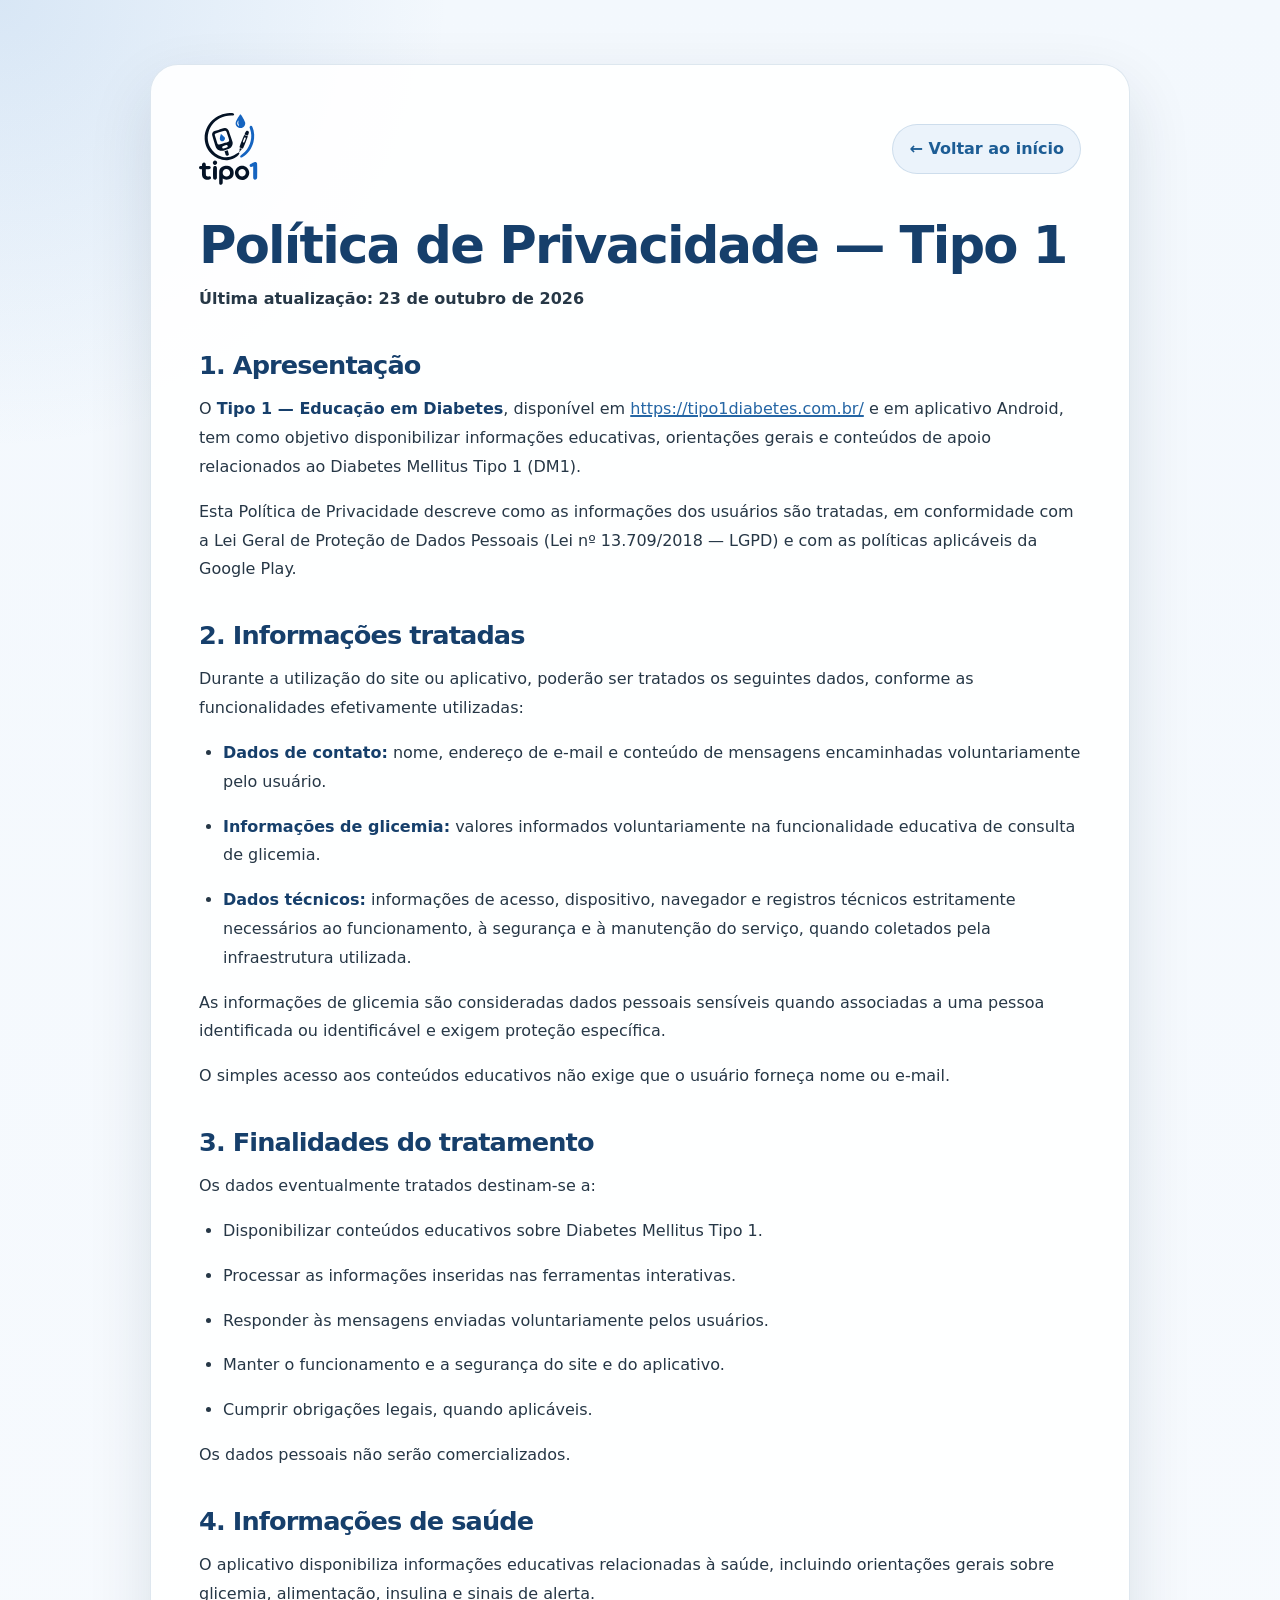
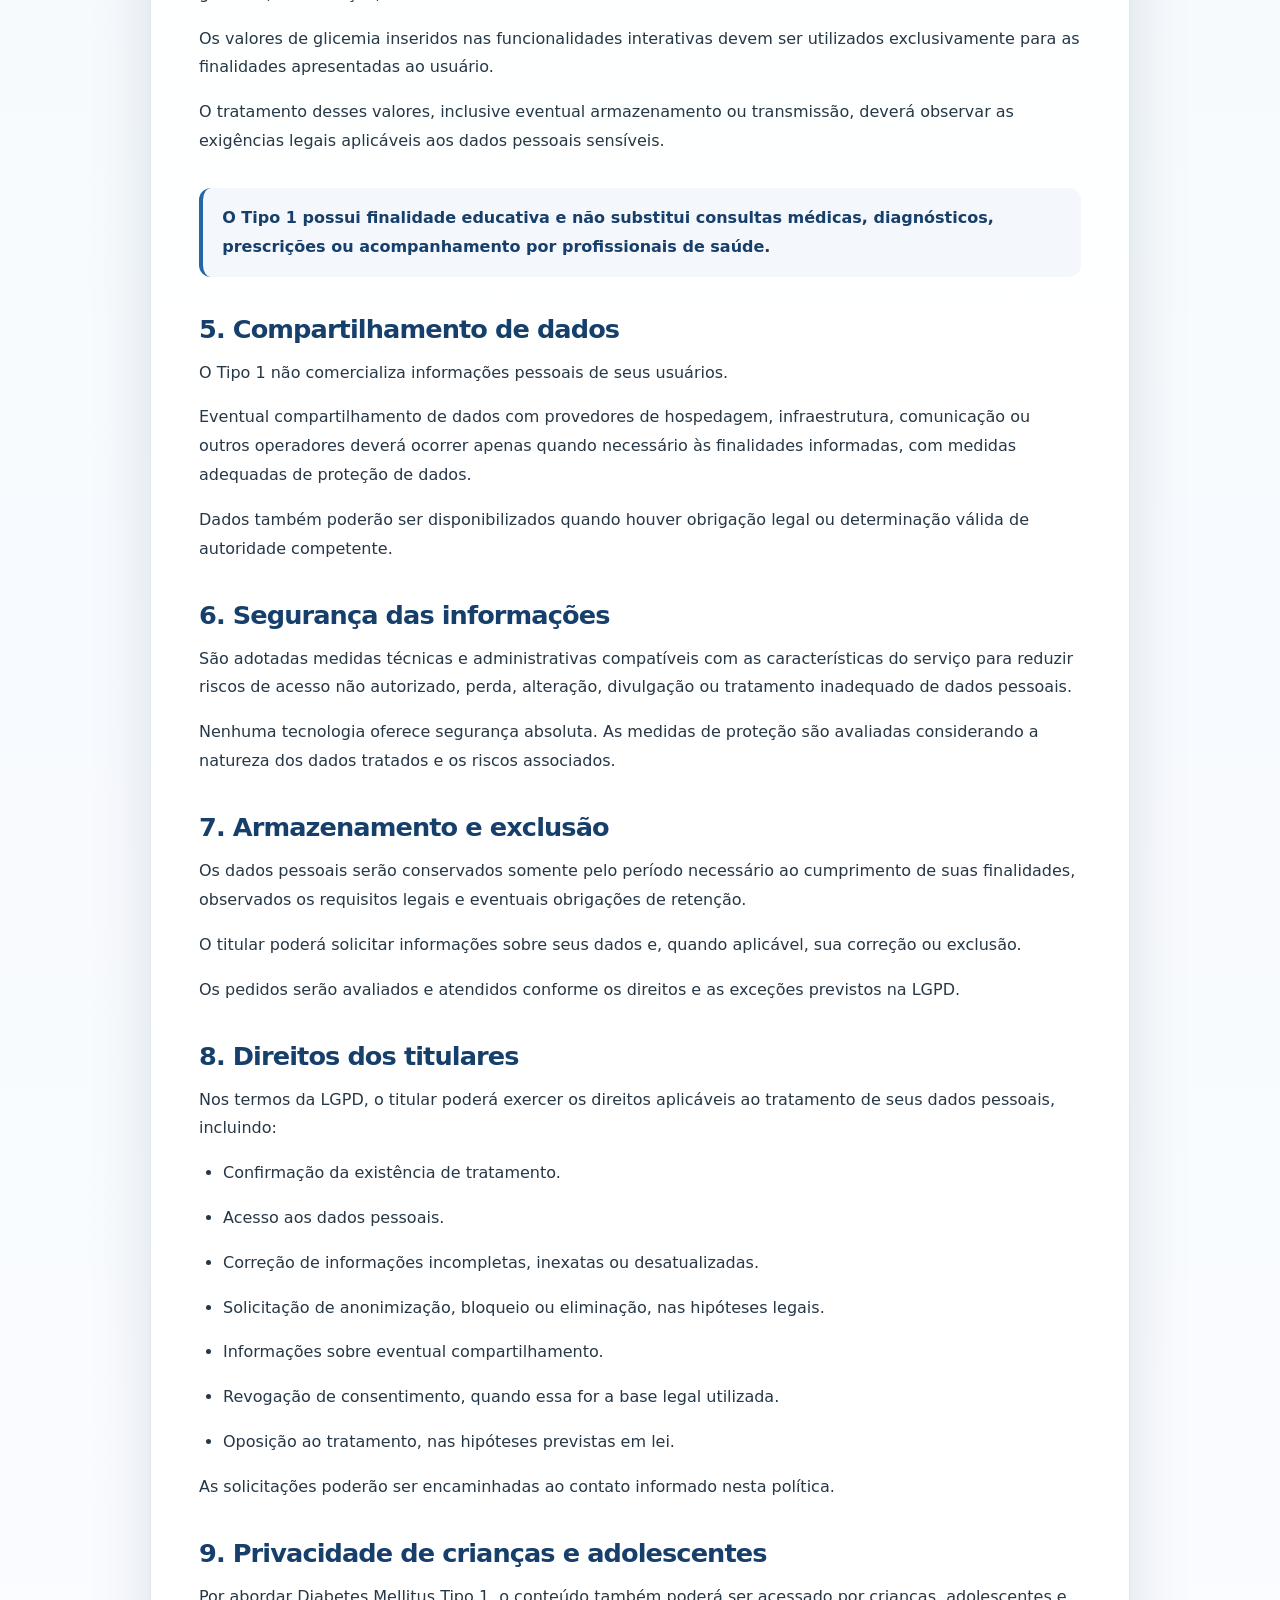
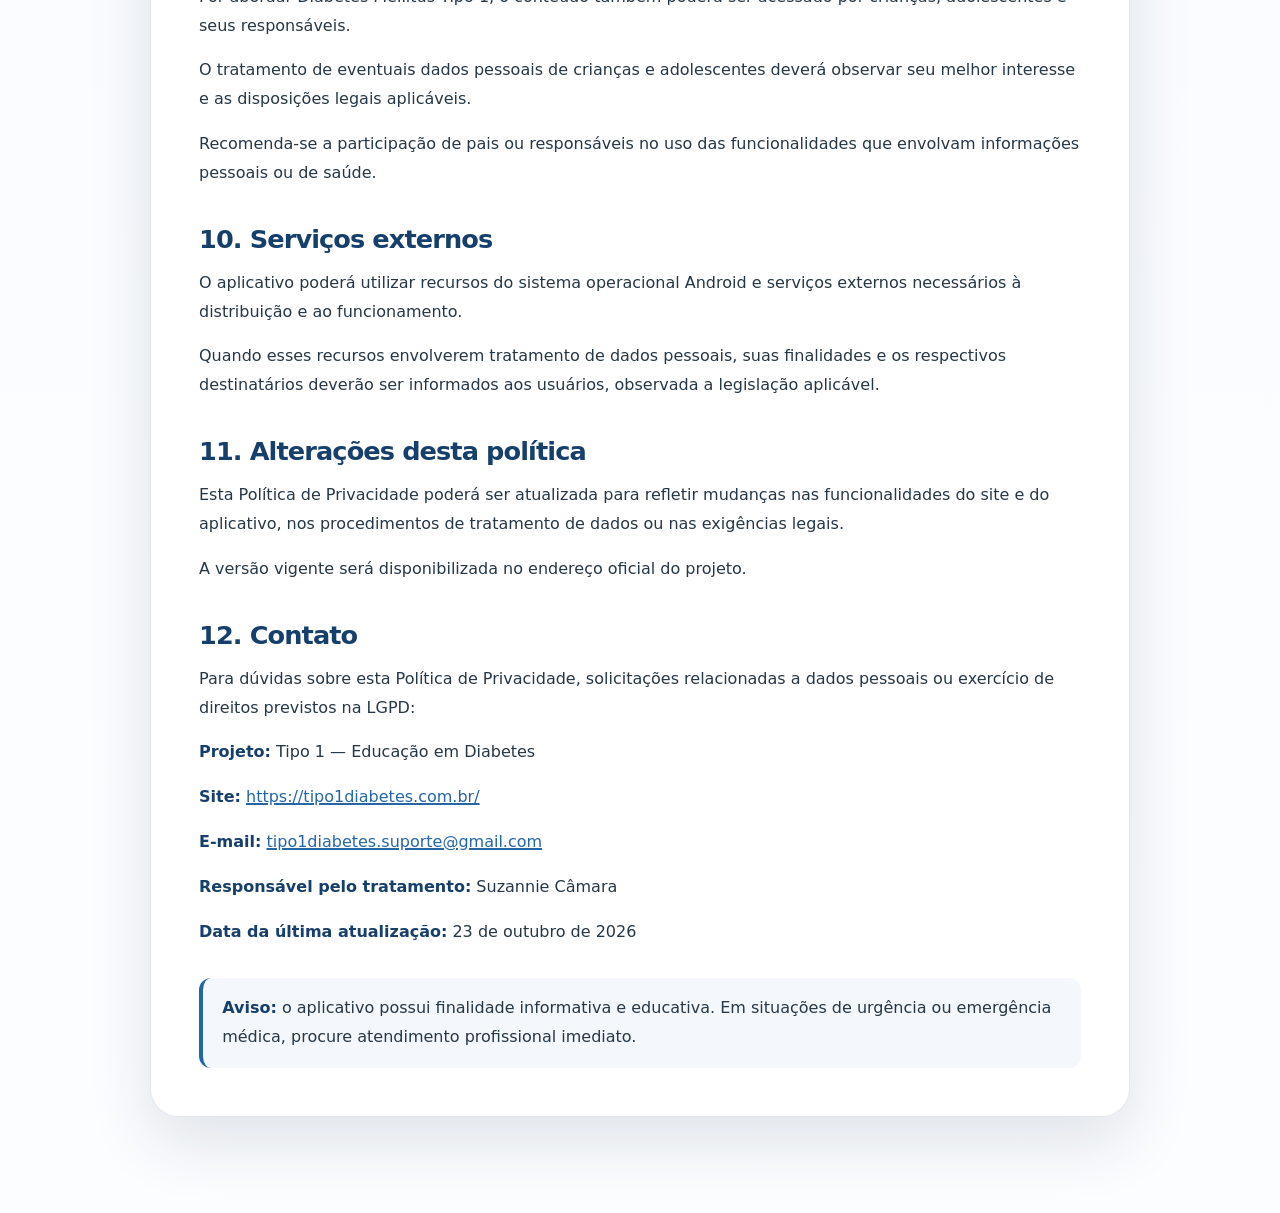
<file: politica-de-privacidade/index.html>
<!DOCTYPE html>
<html lang="pt-BR">
<head>
    <meta charset="UTF-8">
    <meta name="viewport" content="width=device-width, initial-scale=1.0">
    <meta name="description" content="Política de Privacidade do Tipo 1 — Educação em Diabetes.">
    <title>Política de Privacidade | Tipo 1</title>
    <link rel="icon" type="image/svg+xml" href="../assets/images/logo_topo.svg">
    <link rel="stylesheet" href="../assets/css/style.css?v=35">
    <link rel="stylesheet" href="../assets/css/privacy.css?v=1">
</head>
<body>
    <main class="privacy-page">
        <div class="privacy-card">
            <div class="privacy-topbar">
                <a href="../" class="privacy-brand" aria-label="Voltar para a página inicial">
                    <img class="brand-logo" src="../assets/images/logo_2.svg" alt="Tipo 1 — Educação em Diabetes">
                </a>
                <a href="../" class="privacy-link">← Voltar ao início</a>
            </div>

            <article class="privacy-content">
                <h1>Política de Privacidade — Tipo 1</h1>
                <p class="privacy-meta">Última atualização: 23 de outubro de 2026</p>

                <h2>1. Apresentação</h2>
                <p>O <strong>Tipo 1 — Educação em Diabetes</strong>, disponível em <a href="https://tipo1diabetes.com.br/" target="_blank" rel="noreferrer">https://tipo1diabetes.com.br/</a> e em aplicativo Android, tem como objetivo disponibilizar informações educativas, orientações gerais e conteúdos de apoio relacionados ao Diabetes Mellitus Tipo 1 (DM1).</p>
                <p>Esta Política de Privacidade descreve como as informações dos usuários são tratadas, em conformidade com a Lei Geral de Proteção de Dados Pessoais (Lei nº 13.709/2018 — LGPD) e com as políticas aplicáveis da Google Play.</p>

                <h2>2. Informações tratadas</h2>
                <p>Durante a utilização do site ou aplicativo, poderão ser tratados os seguintes dados, conforme as funcionalidades efetivamente utilizadas:</p>
                <ul>
                    <li><strong>Dados de contato:</strong> nome, endereço de e-mail e conteúdo de mensagens encaminhadas voluntariamente pelo usuário.</li>
                    <li><strong>Informações de glicemia:</strong> valores informados voluntariamente na funcionalidade educativa de consulta de glicemia.</li>
                    <li><strong>Dados técnicos:</strong> informações de acesso, dispositivo, navegador e registros técnicos estritamente necessários ao funcionamento, à segurança e à manutenção do serviço, quando coletados pela infraestrutura utilizada.</li>
                </ul>
                <p>As informações de glicemia são consideradas dados pessoais sensíveis quando associadas a uma pessoa identificada ou identificável e exigem proteção específica.</p>
                <p>O simples acesso aos conteúdos educativos não exige que o usuário forneça nome ou e-mail.</p>

                <h2>3. Finalidades do tratamento</h2>
                <p>Os dados eventualmente tratados destinam-se a:</p>
                <ul>
                    <li>Disponibilizar conteúdos educativos sobre Diabetes Mellitus Tipo 1.</li>
                    <li>Processar as informações inseridas nas ferramentas interativas.</li>
                    <li>Responder às mensagens enviadas voluntariamente pelos usuários.</li>
                    <li>Manter o funcionamento e a segurança do site e do aplicativo.</li>
                    <li>Cumprir obrigações legais, quando aplicáveis.</li>
                </ul>
                <p>Os dados pessoais não serão comercializados.</p>

                <h2>4. Informações de saúde</h2>
                <p>O aplicativo disponibiliza informações educativas relacionadas à saúde, incluindo orientações gerais sobre glicemia, alimentação, insulina e sinais de alerta.</p>
                <p>Os valores de glicemia inseridos nas funcionalidades interativas devem ser utilizados exclusivamente para as finalidades apresentadas ao usuário.</p>
                <p>O tratamento desses valores, inclusive eventual armazenamento ou transmissão, deverá observar as exigências legais aplicáveis aos dados pessoais sensíveis.</p>
                <div class="privacy-callout"><p><strong>O Tipo 1 possui finalidade educativa e não substitui consultas médicas, diagnósticos, prescrições ou acompanhamento por profissionais de saúde.</strong></p></div>

                <h2>5. Compartilhamento de dados</h2>
                <p>O Tipo 1 não comercializa informações pessoais de seus usuários.</p>
                <p>Eventual compartilhamento de dados com provedores de hospedagem, infraestrutura, comunicação ou outros operadores deverá ocorrer apenas quando necessário às finalidades informadas, com medidas adequadas de proteção de dados.</p>
                <p>Dados também poderão ser disponibilizados quando houver obrigação legal ou determinação válida de autoridade competente.</p>

                <h2>6. Segurança das informações</h2>
                <p>São adotadas medidas técnicas e administrativas compatíveis com as características do serviço para reduzir riscos de acesso não autorizado, perda, alteração, divulgação ou tratamento inadequado de dados pessoais.</p>
                <p>Nenhuma tecnologia oferece segurança absoluta. As medidas de proteção são avaliadas considerando a natureza dos dados tratados e os riscos associados.</p>

                <h2>7. Armazenamento e exclusão</h2>
                <p>Os dados pessoais serão conservados somente pelo período necessário ao cumprimento de suas finalidades, observados os requisitos legais e eventuais obrigações de retenção.</p>
                <p>O titular poderá solicitar informações sobre seus dados e, quando aplicável, sua correção ou exclusão.</p>
                <p>Os pedidos serão avaliados e atendidos conforme os direitos e as exceções previstos na LGPD.</p>

                <h2>8. Direitos dos titulares</h2>
                <p>Nos termos da LGPD, o titular poderá exercer os direitos aplicáveis ao tratamento de seus dados pessoais, incluindo:</p>
                <ul>
                    <li>Confirmação da existência de tratamento.</li>
                    <li>Acesso aos dados pessoais.</li>
                    <li>Correção de informações incompletas, inexatas ou desatualizadas.</li>
                    <li>Solicitação de anonimização, bloqueio ou eliminação, nas hipóteses legais.</li>
                    <li>Informações sobre eventual compartilhamento.</li>
                    <li>Revogação de consentimento, quando essa for a base legal utilizada.</li>
                    <li>Oposição ao tratamento, nas hipóteses previstas em lei.</li>
                </ul>
                <p>As solicitações poderão ser encaminhadas ao contato informado nesta política.</p>

                <h2>9. Privacidade de crianças e adolescentes</h2>
                <p>Por abordar Diabetes Mellitus Tipo 1, o conteúdo também poderá ser acessado por crianças, adolescentes e seus responsáveis.</p>
                <p>O tratamento de eventuais dados pessoais de crianças e adolescentes deverá observar seu melhor interesse e as disposições legais aplicáveis.</p>
                <p>Recomenda-se a participação de pais ou responsáveis no uso das funcionalidades que envolvam informações pessoais ou de saúde.</p>

                <h2>10. Serviços externos</h2>
                <p>O aplicativo poderá utilizar recursos do sistema operacional Android e serviços externos necessários à distribuição e ao funcionamento.</p>
                <p>Quando esses recursos envolverem tratamento de dados pessoais, suas finalidades e os respectivos destinatários deverão ser informados aos usuários, observada a legislação aplicável.</p>

                <h2>11. Alterações desta política</h2>
                <p>Esta Política de Privacidade poderá ser atualizada para refletir mudanças nas funcionalidades do site e do aplicativo, nos procedimentos de tratamento de dados ou nas exigências legais.</p>
                <p>A versão vigente será disponibilizada no endereço oficial do projeto.</p>

                <h2>12. Contato</h2>
                <p>Para dúvidas sobre esta Política de Privacidade, solicitações relacionadas a dados pessoais ou exercício de direitos previstos na LGPD:</p>
                <p><strong>Projeto:</strong> Tipo 1 — Educação em Diabetes</p>
                <p><strong>Site:</strong> <a href="https://tipo1diabetes.com.br/" target="_blank" rel="noreferrer">https://tipo1diabetes.com.br/</a></p>
                <p><strong>E-mail:</strong> <a href="mailto:tipo1diabetes.suporte@gmail.com">tipo1diabetes.suporte@gmail.com</a></p>
                <p><strong>Responsável pelo tratamento:</strong> Suzannie Câmara </p>
                <p><strong>Data da última atualização:</strong> 23 de outubro de 2026</p>

                <div class="privacy-callout">
                    <p><strong>Aviso:</strong> o aplicativo possui finalidade informativa e educativa. Em situações de urgência ou emergência médica, procure atendimento profissional imediato.</p>
                </div>
            </article>
        </div>
    </main>
</body>
</html>
</file>
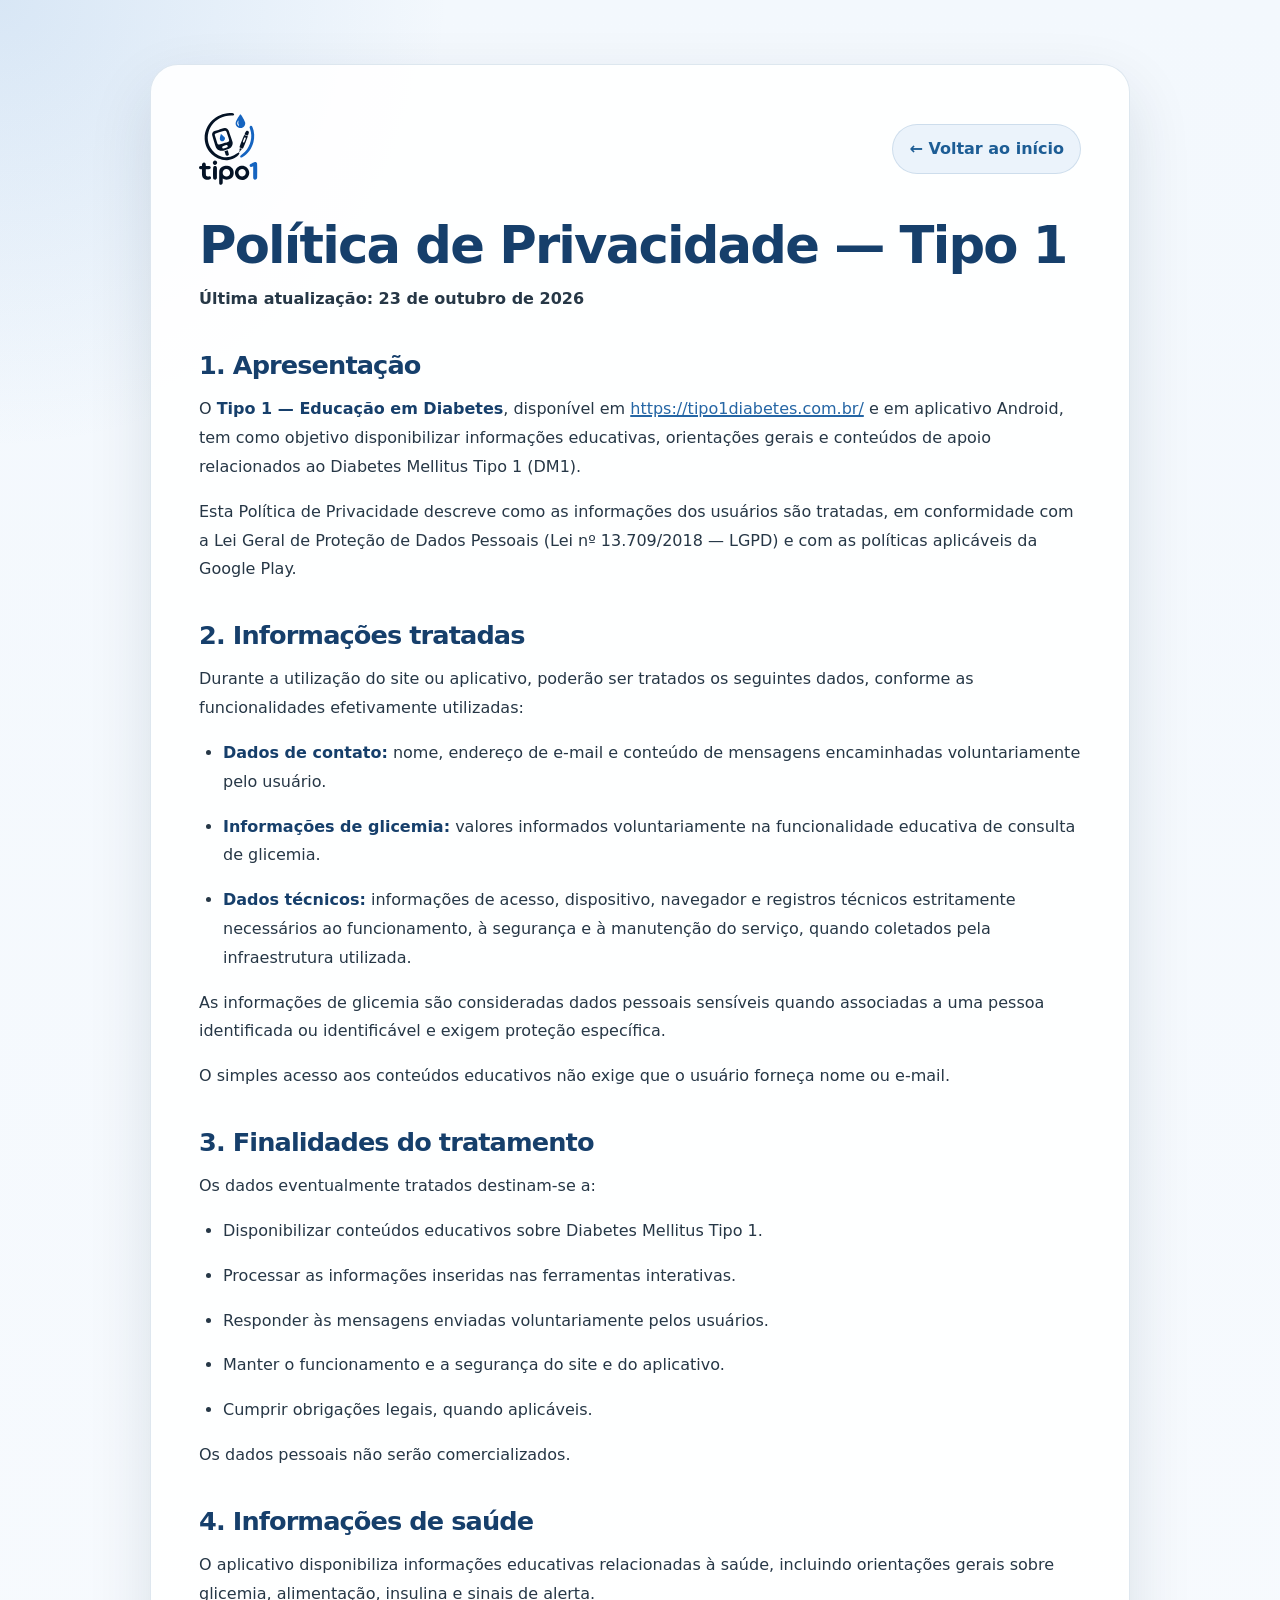
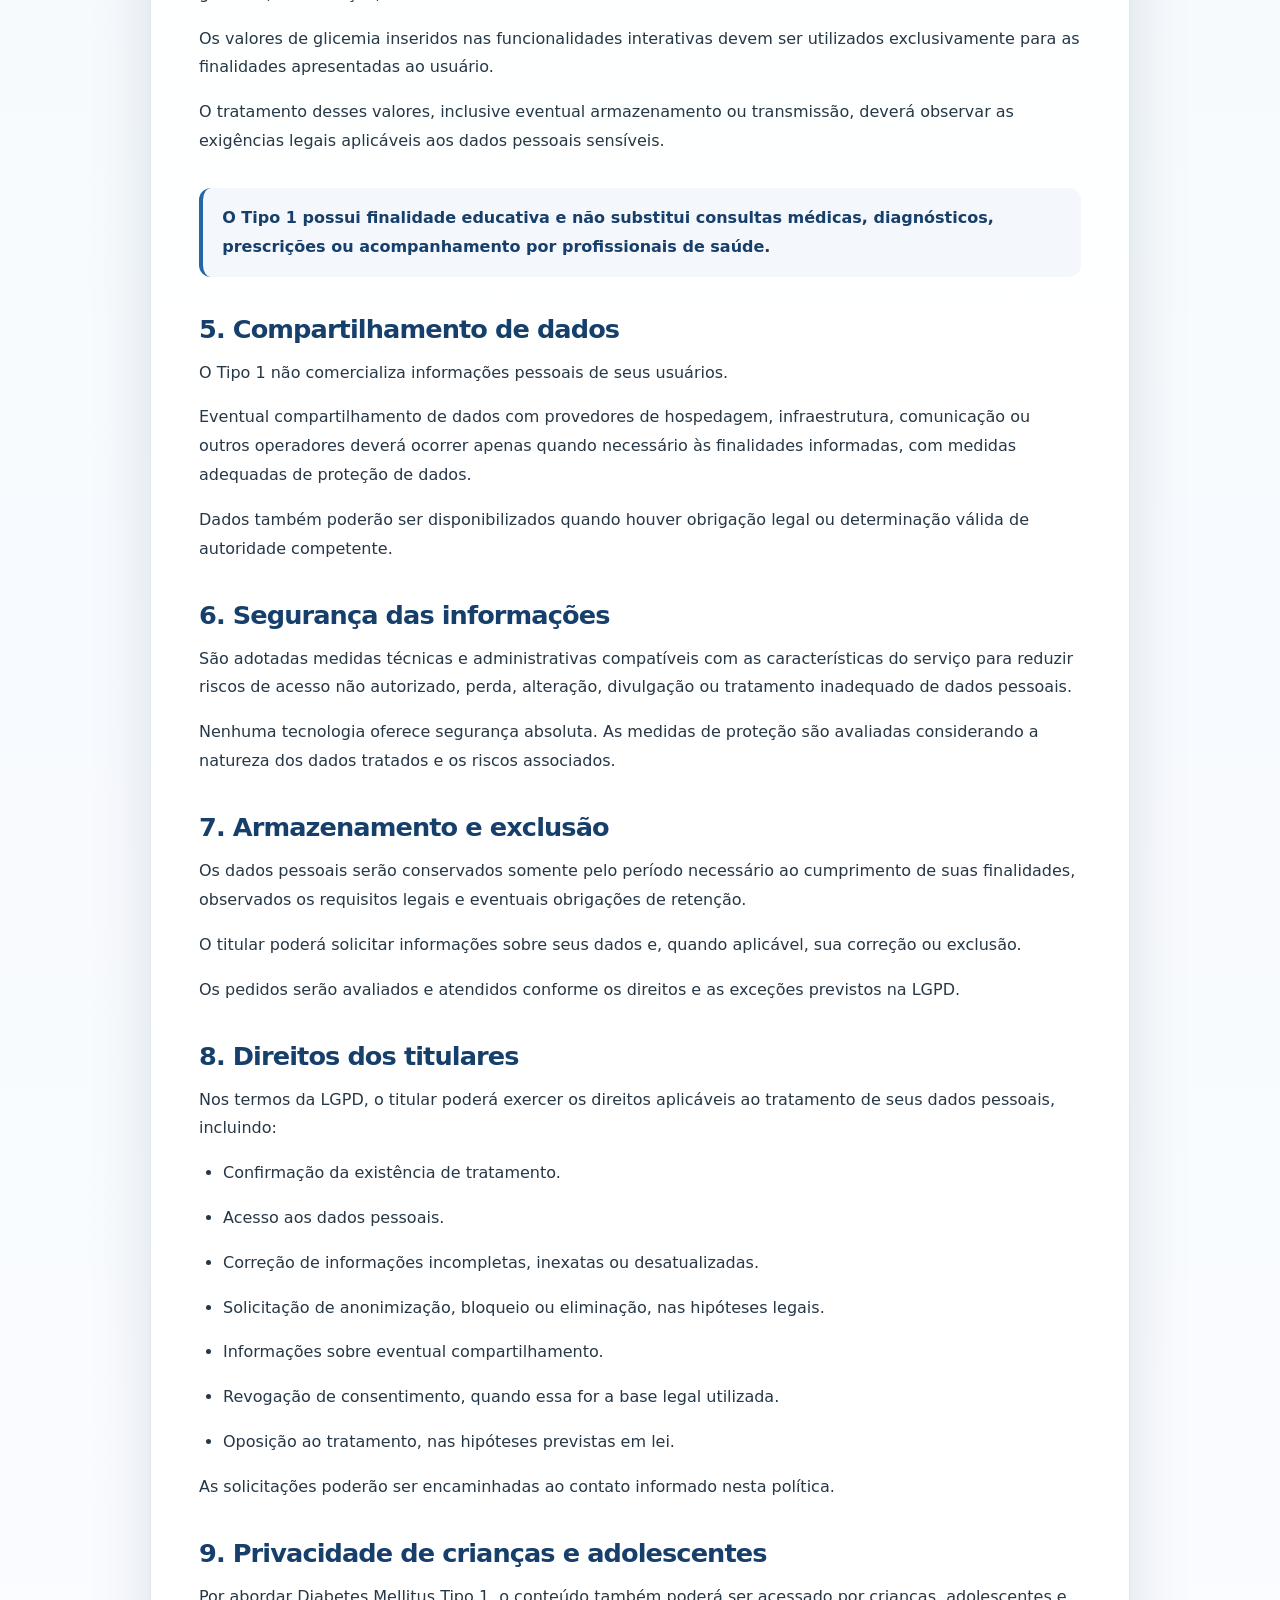
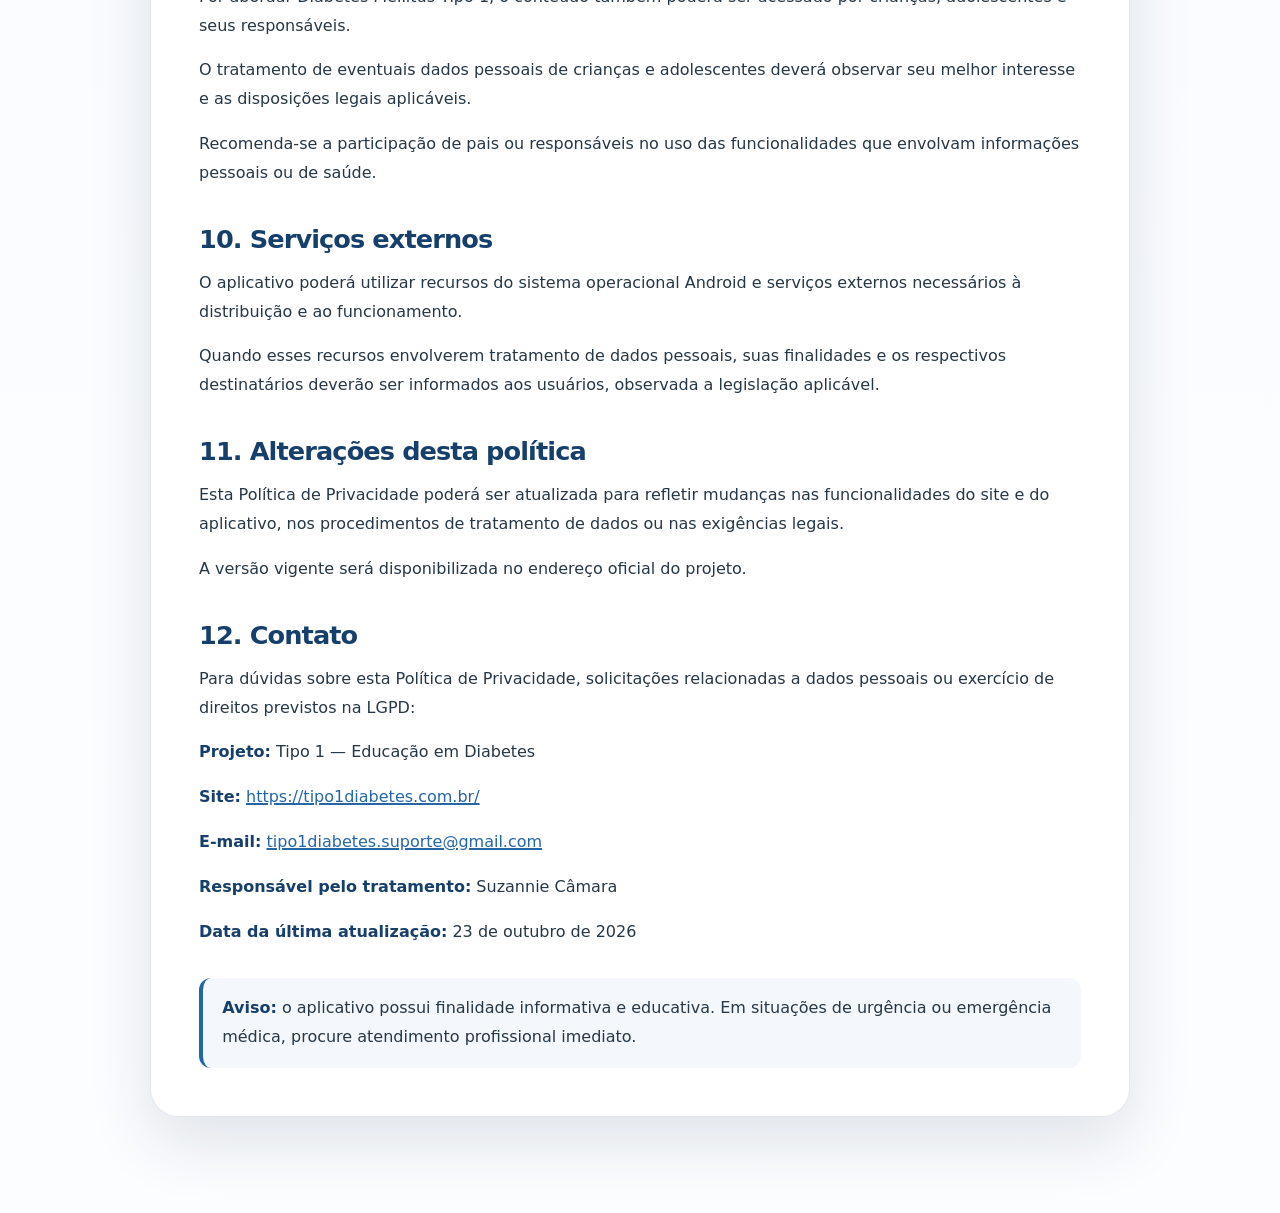
<file: politica-de-privacidade.html>
<!DOCTYPE html>
<html lang="pt-BR">
<head>
    <meta charset="UTF-8">
    <meta http-equiv="refresh" content="0; url=./politica-de-privacidade/">
    <title>Política de Privacidade | Tipo 1</title>
    <meta name="description" content="Política de Privacidade do Tipo 1 — Educação em Diabetes.">
</head>
<body>
    <p>Redirecionando para a página de política de privacidade...</p>
    <script>
        window.location.href = './politica-de-privacidade/';
    </script>
</body>
</html>
</file>
<file: assets/css/style.css>
/* Cores, fundos e sombras do tema claro. */
:root {
    --primary: #2566a5;
    --primary-dark: #163f6b;
    --accent: #7298ce;
    --accent-soft: #edf3fb;
    --success: #3d967d;
    --text: #263746;
    --muted: #687b8e;
    --border: #dce6f0;
    --shadow: 0 22px 54px rgba(22, 63, 107, 0.12);
    --shadow-soft: 0 10px 30px rgba(22, 63, 107, 0.07);
    --page-background:
        radial-gradient(circle at 8% 5%, rgba(93, 151, 211, 0.13), transparent 28rem),
        linear-gradient(180deg, #f2f7fc 0%, #fcfdff 100%);
    --header-background: rgba(252, 253, 255, 0.9);
    --header-border: rgba(37, 102, 165, 0.12);
    --surface: #ffffff;
    --surface-soft: #f6f9fd;
    --surface-glass: rgba(255, 255, 255, 0.78);
    --surface-card: rgba(255, 255, 255, 0.92);
    --surface-blue: #eaf2fb;
    --surface-blue-border: #d7e5f3;
    --surface-icon: linear-gradient(135deg, #e6f0fb, #e5eff5);
    --brand-background: linear-gradient(135deg, #2566a5, #78a9d6);
    --focus-outline: rgba(37, 102, 165, 0.55);
    --theme-toggle-background: var(--surface-blue);
    --theme-toggle-border: var(--surface-blue-border);
    --theme-toggle-color: var(--primary);
    --theme-toggle-shadow: none;
    --theme-toggle-hover: var(--surface-soft);
    --button-background: linear-gradient(135deg, #1b568f, #347fbd);
    --hero-card-background: linear-gradient(155deg, #e7f1fc 0%, #fbfdff 72%);
    --illustration-background: linear-gradient(160deg, #e1edf9 0%, #f4f8fc 100%);
    --device-background: linear-gradient(180deg, #f2f8fd 0%, #ffffff 100%);
    --device-border: #d5e3f0;
    --device-inset: #edf4fb;
    --device-screen: linear-gradient(160deg, #123b68 0%, #1b5c91 58%, #2b78a8 100%);
    --device-screen-highlight: rgba(255, 255, 255, 0.1);
    --alert-item-background: rgba(255, 255, 255, 0.72);
    --alert-icon-background: #fff0ee;
    --alert-border: rgba(217, 75, 75, 0.18);
    --checklist-background: rgba(255, 255, 255, 0.8);
    --alert-background: linear-gradient(180deg, #fff7f6 0%, #fffdfc 100%);
    --alert-title: #8d2f2f;
    --alert-text: #8f4f4f;
    --tips-background: linear-gradient(180deg, #ffffff 0%, #f7faff 100%);
    --faq-open-border: #bfd8f3;
    --cta-background: linear-gradient(135deg, #153d69, #2566a5);
    --footer-background: linear-gradient(135deg, #14385f, #1e5588 68%, #2566a5);
    --footer-text: rgba(255, 255, 255, 0.78);
    --footer-heading: #ffffff;
    --footer-border: rgba(255, 255, 255, 0.18);
    --chip-adequate-background: #eaf8f2;
    --chip-warning-background: #fff2e0;
    --chip-warning-text: #b97600;
    --chip-critical-background: #ffe9e9;
    --chip-critical-text: #b93b3b;
    --radius-card: 22px;
    color-scheme: only light;
}

/* Sobrescreve as cores do tema claro quando o tema escuro está ativo. */
:root[data-theme="dark"] {
    --primary: #86b9ec;
    --primary-dark: #deebf8;
    --accent: #a6c7ed;
    --accent-soft: #293748;
    --success: #7cc7a8;
    --text: #e7edf5;
    --muted: #b1bfce;
    --border: #304256;
    --shadow: 0 22px 54px rgba(0, 0, 0, 0.3);
    --shadow-soft: 0 10px 30px rgba(0, 0, 0, 0.2);
    --page-background:
        radial-gradient(circle at 8% 5%, rgba(63, 111, 163, 0.17), transparent 28rem),
        linear-gradient(180deg, #111b27 0%, #151f2b 100%);
    --header-background: rgba(17, 27, 39, 0.94);
    --header-border: rgba(134, 185, 236, 0.14);
    --surface: #1b2938;
    --surface-soft: #202f3f;
    --surface-glass: rgba(27, 41, 56, 0.9);
    --surface-card: rgba(27, 41, 56, 0.96);
    --surface-blue: #20354a;
    --surface-blue-border: #354b60;
    --surface-icon: linear-gradient(135deg, #263d53, #25445b);
    --brand-background: linear-gradient(135deg, #386b99, #4c86b5);
    --focus-outline: rgba(134, 185, 236, 0.75);
    --theme-toggle-background: var(--surface-blue);
    --theme-toggle-border: var(--border);
    --theme-toggle-color: var(--primary);
    --theme-toggle-shadow: none;
    --theme-toggle-hover: var(--surface-soft);
    --button-background: linear-gradient(135deg, #326fa9, #4385c1);
    --hero-card-background: linear-gradient(155deg, #20354a 0%, #1a2837 72%);
    --illustration-background: linear-gradient(160deg, #263c51 0%, #1d2c3b 100%);
    --device-background: linear-gradient(180deg, #23374b 0%, #1a2938 100%);
    --device-border: #3b5064;
    --device-inset: #263b50;
    --device-screen: linear-gradient(160deg, #0e2942 0%, #143c5d 58%, #1a4b6d 100%);
    --device-screen-highlight: rgba(255, 255, 255, 0.08);
    --alert-item-background: rgba(255, 255, 255, 0.045);
    --alert-icon-background: rgba(255, 180, 173, 0.12);
    --alert-border: rgba(255, 140, 140, 0.2);
    --checklist-background: rgba(32, 47, 63, 0.88);
    --alert-background: linear-gradient(180deg, #382a2d 0%, #2d272d 100%);
    --alert-title: #ffb4ad;
    --alert-text: #e6b3af;
    --tips-background: linear-gradient(180deg, #202f3f 0%, #1b2938 100%);
    --faq-open-border: #4a6681;
    --cta-background: linear-gradient(135deg, #244b70, #28699d);
    --footer-background: linear-gradient(135deg, #101a27, #17283b 68%, #1a344c);
    --footer-text: rgba(231, 237, 245, 0.76);
    --footer-heading: #ffffff;
    --footer-border: rgba(231, 237, 245, 0.16);
    --chip-adequate-background: #1f3d39;
    --chip-warning-background: #493924;
    --chip-warning-text: #ffd07c;
    --chip-critical-background: #492f34;
    --chip-critical-text: #ffaaa7;
    color-scheme: only dark;
}

/* Regras gerais de tipografia, foco, links e largura do conteúdo. */
* { box-sizing: border-box; }

html {
    scroll-behavior: smooth;
    scroll-padding-top: 88px;
    font-family: "Aptos", "Segoe UI Variable", "Segoe UI", system-ui, sans-serif;
    font-synthesis: none;
}

.scroll-progress {
    position: fixed;
    inset: 0 0 auto;
    z-index: 30;
    height: 4px;
    pointer-events: none;
}

.scroll-progress__bar {
    display: block;
    width: 100%;
    height: 100%;
    transform: scaleX(0);
    transform-origin: left center;
    background: linear-gradient(90deg, var(--success), #62b8e8, var(--primary));
}

body {
    margin: 0;
    background: var(--page-background);
    color: var(--text);
    line-height: 1.75;
    -webkit-font-smoothing: antialiased;
    text-rendering: optimizeLegibility;
    animation: page-arrive 500ms ease-out both;
}

@keyframes page-arrive {
    from { opacity: 0; }
    to { opacity: 1; }
}

p,
.checklist li,
.alert-box li {
    text-align: left;
    hyphens: none;
}

h1,
h2,
h3 {
    letter-spacing: -0.025em;
}

a {
    color: inherit;
    text-decoration: none;
}

a:focus-visible,
button:focus-visible,
input:focus-visible,
summary:focus-visible {
    outline: 3px solid var(--focus-outline);
    outline-offset: 3px;
}

img {
    max-width: 100%;
    display: block;
}

.container {
    width: min(1160px, calc(100% - clamp(28px, 5vw, 40px)));
    margin: 0 auto;
}

/* Cabeçalho fixo, identidade visual e navegação. */
header {
    background: var(--header-background);
    backdrop-filter: blur(10px);
    -webkit-backdrop-filter: blur(10px);
    position: sticky;
    top: 0;
    z-index: 20;
    border-bottom: 1px solid var(--header-border);
}

.nav {
    display: flex;
    align-items: center;
    justify-content: space-between;
    min-height: 78px;
    gap: 24px;
}

.brand {
    display: flex;
    align-items: center;
    gap: 12px;
    font-weight: 700;
    color: var(--primary-dark);
}

.brand-logo {
    display: block;
    width: 120px;
    height: 56px;
    object-fit: contain;
}

:root[data-theme="dark"] .nav .brand-logo {
    filter: brightness(0) invert(1);
}

.nav-links {
    display: flex;
    align-items: center;
    gap: 24px;
    color: var(--muted);
    font-weight: 600;
}

.nav-links a:hover {
    color: var(--primary);
}

.button, .button-secondary {
    display: inline-flex;
    align-items: center;
    justify-content: center;
    padding: 14px 22px;
    border-radius: 999px;
    font-weight: 700;
    transition: transform 0.2s ease, box-shadow 0.2s ease, background-color 0.2s ease;
}

.button {
    background: var(--button-background);
    color: white;
    box-shadow: 0 10px 24px rgba(27, 94, 157, 0.25);
}

.button-secondary {
    background: rgba(255, 123, 84, 0.12);
    color: var(--accent);
    border: 1px solid rgba(255, 123, 84, 0.2);
}

.theme-toggle {
    display: inline-flex;
    align-items: center;
    justify-content: center;
    flex: 0 0 40px;
    width: 40px;
    height: 40px;
    padding: 0;
    border: 1px solid var(--theme-toggle-border);
    border-radius: 50%;
    background: var(--theme-toggle-background);
    color: var(--theme-toggle-color);
    font: inherit;
    font-size: 1.15rem;
    line-height: 1;
    cursor: pointer;
    box-shadow: var(--theme-toggle-shadow);
    transition: background 0.2s ease, border-color 0.2s ease, transform 0.2s ease, box-shadow 0.2s ease;
}

.theme-toggle:hover {
    transform: translateY(-1px);
    background: var(--theme-toggle-hover);
    box-shadow: none;
}

@media (min-width: 901px) {
    .nav > .theme-toggle {
        margin-left: auto;
    }

    .nav > .button-secondary {
        margin-left: -14px;
    }
}

.button:hover, .button-secondary:hover {
    transform: translateY(-2px);
    box-shadow: var(--shadow-soft);
}

.button:hover {
    box-shadow: 0 16px 30px rgba(27, 94, 157, 0.28);
}

/* Área de apresentação e chamadas para as principais seções. */
.hero {
    --hero-header-offset: 79px;
    position: relative;
    display: grid;
    align-items: center;
    min-height: calc(100vh - var(--hero-header-offset));
    min-height: calc(100svh - var(--hero-header-offset));
    padding: clamp(24px, 3vh, 36px) 0 28px;
}

.hero-grid {
    display: grid;
    grid-template-columns: 1.2fr 0.8fr;
    gap: clamp(20px, 3vw, 32px);
    align-items: start;
}

.hero-grid > div {
    animation: hero-arrive 800ms cubic-bezier(0.2, 0.7, 0.2, 1) both;
}

.hero-grid > .hero-card {
    animation-delay: 140ms;
}

@keyframes hero-arrive {
    from {
        opacity: 0;
        transform: translateY(24px);
    }

    to {
        opacity: 1;
        transform: translateY(0);
    }
}

.stat-band {
    padding: 8px 0 0;
}

.stat-grid {
    display: grid;
    grid-template-columns: repeat(3, minmax(0, 1fr));
    gap: 18px;
}

.stat-item {
    background: var(--surface-card);
    border: 1px solid var(--border);
    border-radius: 18px;
    padding: 20px 18px;
    box-shadow: var(--shadow-soft);
    display: flex;
    flex-direction: column;
    gap: 8px;
}

.stat-item span {
    color: var(--muted);
    line-height: 1.5;
}

.eyebrow {
    display: inline-block;
    margin-bottom: 10px;
    padding: 7px 12px;
    border-radius: 999px;
    background: rgba(27, 94, 157, 0.08);
    color: var(--primary);
    font-size: 0.78rem;
    font-weight: 800;
    letter-spacing: 0.08em;
    text-transform: uppercase;
}

.section-header--centered {
    text-align: center;
    max-width: 700px;
    margin: 0 auto 26px;
}

.pillars {
    padding-top: 22px;
}

.pillar-grid {
    display: grid;
    grid-template-columns: repeat(3, minmax(0, 1fr));
    gap: 22px;
}

.pillar-card {
    background: linear-gradient(180deg, var(--surface-card), var(--surface-soft));
    border: 1px solid var(--border);
    border-radius: 24px;
    padding: 26px 22px;
    box-shadow: var(--shadow-soft);
    text-align: center;
}

.pillar-card h3 {
    margin: 0 0 10px;
    color: var(--primary-dark);
    font-size: 1.35rem;
}

.pillar-card p {
    margin: 0;
    color: var(--muted);
}

.pillar-icon {
    width: 66px;
    height: 66px;
    margin: 0 auto 16px;
    display: grid;
    place-items: center;
    border-radius: 18px;
    background: var(--surface-icon);
    font-size: 2rem;
    box-shadow: inset 0 0 0 1px rgba(255,255,255,0.25);
}

.quick-actions {
    padding-top: 8px;
}

.quick-actions-grid {
    display: grid;
    grid-template-columns: repeat(4, minmax(0, 1fr));
    gap: 18px;
    margin-top: 18px;
}

/* Faces opacas e sombra sem filtros para manter o contexto 3D durante a virada. */
.flashcard {
    position: relative;
    width: 100%;
    height: 320px;
    border: 0;
    background: transparent;
    padding: 0;
    cursor: pointer;
    perspective: 1600px;
    text-align: left;
    font: inherit;
    -webkit-tap-highlight-color: transparent;
}

.flashcard:focus-visible {
    outline-offset: 6px;
    border-radius: 22px;
}

.flashcard-inner {
    position: relative;
    display: block;
    width: 100%;
    height: 100%;
    border-radius: inherit;
    background: var(--surface);
    box-shadow: 0 8px 20px rgba(22, 63, 107, 0.07);
    transform-style: preserve-3d;
    transition: transform 480ms cubic-bezier(0.2, 0.7, 0.2, 1);
}

.flashcard.is-animating .flashcard-inner {
    will-change: transform;
}

.flashcard.is-flipped .flashcard-inner {
    transform: rotateY(180deg);
}

.flashcard-face {
    position: absolute;
    inset: 0;
    display: flex;
    flex-direction: column;
    align-items: flex-start;
    justify-content: flex-start;
    gap: 14px;
    padding: 24px;
    border: 1px solid var(--border);
    border-radius: 22px;
    box-shadow: none;
    border-top: 4px solid var(--quick-card-accent);
    background-color: var(--surface);
    overflow: hidden;
    backface-visibility: hidden;
    -webkit-backface-visibility: hidden;
}

.flashcard-front {
    align-items: center;
    justify-content: center;
    gap: 18px;
    background: var(--surface);
    color: var(--text);
    text-align: center;
}

.flashcard-back {
    background: var(--surface-soft);
    transform: rotateY(180deg);
    overflow-y: auto;
    overscroll-behavior: contain;
    -webkit-overflow-scrolling: touch;
}

.quick-card {
    display: block;
    border-radius: 22px;
}

.quick-card__icon {
    width: 68px;
    height: 68px;
    display: grid;
    place-items: center;
    border-radius: 20px;
    font-size: 2rem;
    background: var(--surface-icon);
    flex-shrink: 0;
}

.flashcard-hint {
    display: inline-flex;
    align-items: center;
    gap: 8px;
    color: var(--primary);
    background: var(--surface-blue);
    border: 1px solid var(--surface-blue-border);
    border-radius: 999px;
    padding: 10px 16px;
    font-size: 0.9rem;
    font-weight: 700;
    line-height: 1.35;
    white-space: nowrap;
}

.flashcard-hint::after {
    content: "→";
    font-size: 0.95rem;
}

.flashcard-copy {
    margin: 0;
    color: var(--muted);
    text-align: left;
    font-size: 0.94rem;
    line-height: 1.48;
}

.quick-card--blue {
    --quick-card-accent: #4c8ed2;
}

.quick-card--orange {
    --quick-card-accent: #f29f62;
}

.quick-card--green {
    --quick-card-accent: #5ab787;
}

.quick-card--purple {
    --quick-card-accent: #8f7ce8;
}

h1 {
    margin: 18px 0 16px;
    font-size: clamp(2.4rem, 4vw, 4.2rem);
    line-height: 1.08;
    color: var(--primary-dark);
}

.highlight {
    color: var(--primary);
}

.subtitle {
    max-width: 620px;
    color: var(--muted);
    font-size: clamp(1rem, 1.15vw, 1.12rem);
    line-height: 1.8;
    margin: 0 0 30px;
}

.subtitle p,
.section-copy p,
.card-copy p {
    margin: 0;
}

.subtitle p + p,
.section-copy p + p,
.card-copy p + p {
    margin-top: 1.2rem;
}

.medical-note {
    padding: 14px 16px;
    border-left: 4px solid var(--accent);
    border-radius: 0 12px 12px 0;
    background: var(--accent-soft);
    color: var(--primary-dark);
    font-size: 0.96rem;
}

.hero-actions {
    display: flex;
    flex-wrap: wrap;
    gap: 14px 16px;
    margin-bottom: 0;
}

.hero-card {
    position: relative;
    background: var(--hero-card-background);
    border: 1px solid var(--border);
    border-radius: 30px;
    padding: clamp(18px, 2vw, 28px);
    box-shadow: var(--shadow);
}

.hero-illustration {
    background: var(--illustration-background);
    border-radius: 22px;
    padding: clamp(12px, 1.6vw, 22px);
    min-height: 0;
    display: grid;
    place-items: center;
    border: 1px solid var(--border);
}

/* Cartão ilustrativo para entrada e classificação educativa da glicemia. */
.device {
    width: min(100%, 310px);
    background: var(--device-background);
    border: 2px solid var(--device-border);
    border-radius: 30px;
    box-shadow: inset 0 0 0 9px var(--device-inset), 0 22px 34px rgba(17, 52, 95, 0.14);
    padding: 20px 20px 22px;
    transition: transform 240ms ease, box-shadow 240ms ease;
}

.device:focus-within {
    transform: translateY(-3px);
    box-shadow: inset 0 0 0 9px var(--device-inset), 0 26px 38px rgba(17, 52, 95, 0.2);
}

.device-top {
    display: flex;
    justify-content: space-between;
    align-items: center;
    color: var(--primary-dark);
    font-weight: 700;
    margin: 0 2px 14px;
}

.device-top > span:last-child {
    display: grid;
    place-items: center;
    width: 36px;
    height: 36px;
    border-radius: 12px;
    background: var(--surface-icon);
    font-size: 1.1rem;
}

.device-screen {
    position: relative;
    overflow: hidden;
    background: var(--device-screen);
    border: 1px solid rgba(255, 255, 255, 0.14);
    border-radius: 21px;
    padding: 18px;
    color: white;
}

.device-screen::before {
    position: absolute;
    top: -72px;
    right: -52px;
    width: 150px;
    height: 150px;
    border: 1px solid var(--device-screen-highlight);
    border-radius: 50%;
    box-shadow: 0 0 0 16px var(--device-screen-highlight), 0 0 0 34px rgba(255, 255, 255, 0.035);
    content: "";
    pointer-events: none;
}

.device-header {
    position: relative;
    z-index: 1;
    display: flex;
    justify-content: space-between;
    align-items: center;
    gap: 10px;
    margin-bottom: 10px;
    color: rgba(255, 255, 255, 0.88);
    font-size: 0.78rem;
    font-weight: 700;
}

.device-edit-hint {
    color: rgba(255, 255, 255, 0.68);
    font-size: 0.65rem;
    font-weight: 500;
}

.device-input-row {
    position: relative;
    z-index: 1;
    display: flex;
    align-items: center;
    gap: 6px;
    margin-bottom: 14px;
    padding: 4px;
    border: 1px solid rgba(255, 255, 255, 0.2);
    border-radius: 15px;
    background: rgba(255, 255, 255, 0.1);
    transition: background 200ms ease, border-color 200ms ease, box-shadow 200ms ease, transform 200ms ease;
}

.device-input-row:hover {
    border-color: rgba(166, 224, 255, 0.72);
    background: rgba(255, 255, 255, 0.14);
}

.device-input-row:focus-within {
    transform: scale(1.035);
    border-color: rgba(166, 224, 255, 0.95);
    background: rgba(255, 255, 255, 0.17);
    box-shadow: 0 0 0 4px rgba(143, 211, 255, 0.18), 0 8px 22px rgba(2, 19, 39, 0.2);
}

.device-input {
    width: 100%;
    border: none;
    background: transparent;
    color: white;
    border-radius: 11px;
    padding: 9px 8px;
    font-size: clamp(2.2rem, 4vw, 2.8rem);
    font-weight: 800;
    letter-spacing: 0.03em;
    text-align: center;
    outline: none;
    cursor: text;
    caret-color: #a6e0ff;
    transition: transform 200ms ease;
}

.device-input:focus {
    transform: scale(1.04);
}

.device-input:focus-visible {
    outline: none;
}

.device-input::-webkit-outer-spin-button,
.device-input::-webkit-inner-spin-button {
    -webkit-appearance: none;
    margin: 0;
}

.device-unit {
    padding-right: 8px;
    color: rgba(255, 255, 255, 0.78);
    font-size: 0.72rem;
    font-weight: 600;
    white-space: nowrap;
}

.measure-options {
    display: grid;
    grid-template-columns: repeat(2, minmax(0, 1fr));
    gap: 7px;
    font-size: 0.68rem;
    color: rgba(255, 255, 255, 0.92);
    margin-bottom: 14px;
}

.measure-options label {
    display: flex;
    align-items: center;
    gap: 6px;
    min-height: 34px;
    padding: 6px 8px;
    border: 1px solid rgba(255, 255, 255, 0.14);
    border-radius: 10px;
    background: rgba(255, 255, 255, 0.07);
    cursor: pointer;
    transition: background 180ms ease, border-color 180ms ease;
}

.measure-options label:has(input:checked) {
    border-color: rgba(166, 224, 255, 0.6);
    background: rgba(143, 211, 255, 0.16);
}

.measure-options input {
    accent-color: #8fd3ff;
    flex: 0 0 auto;
    margin: 0;
}

.result-text {
    position: relative;
    z-index: 1;
    min-height: 3.7em;
    margin: 0;
    padding: 10px 11px;
    border: 1px solid rgba(255, 255, 255, 0.13);
    border-radius: 12px;
    background: rgba(3, 26, 51, 0.22);
    color: rgba(255, 255, 255, 0.92);
    font-size: 0.72rem;
    line-height: 1.5;
}

.result-text.is-updating {
    animation: result-update 420ms ease;
}

@keyframes result-update {
    50% {
        opacity: 0.65;
        transform: translateY(2px);
    }

    100% {
        opacity: 1;
        transform: translateY(0);
    }
}

.mini-panel {
    display: grid;
    gap: 12px;
    margin-top: 16px;
    padding: 18px;
    border: 1px solid var(--border);
    border-left: 4px solid var(--primary);
    border-radius: 18px;
    background: var(--surface-card);
    box-shadow: var(--shadow-soft);
    transition: border-color 220ms ease, box-shadow 220ms ease;
}

.mini-panel[data-state="alerta"] {
    border-left-color: var(--chip-warning-text);
}

.mini-panel[data-state="critico"] {
    border-left-color: var(--chip-critical-text);
    box-shadow: 0 10px 28px rgba(185, 59, 59, 0.12);
}

.mini-panel-heading {
    display: flex;
    align-items: center;
    gap: 10px;
}

.mini-panel-icon {
    display: grid;
    place-items: center;
    width: 34px;
    height: 34px;
    border-radius: 11px;
    background: var(--surface-blue);
    color: var(--primary);
    font-size: 1rem;
}

.mini-panel strong {
    color: var(--primary-dark);
    font-size: 0.95rem;
}

.mini-panel .chip {
    width: fit-content;
    max-width: 100%;
    padding: 9px 14px;
    font-size: 0.9rem;
}

/* Indicadores visuais de resultado da glicemia. */
.chip {
    display: inline-flex;
    align-items: center;
    gap: 8px;
    background: var(--chip-adequate-background, #eaf8f2);
    color: var(--success);
    padding: 8px 12px;
    border-radius: 999px;
    font-weight: 700;
    font-size: 0.82rem;
}

.chip-adequado {
    background: var(--chip-adequate-background, #eaf8f2);
    color: var(--success);
}

.chip-alerta {
    background: var(--chip-warning-background, #fff2e0);
    color: var(--chip-warning-text, #b97600);
}

.chip-critico {
    background: var(--chip-critical-background, #ffe9e9);
    color: var(--chip-critical-text, #b93b3b);
}

/* Utilitários de acessibilidade e estilos gerais das seções. */
.sr-only {
    position: absolute;
    width: 1px;
    height: 1px;
    padding: 0;
    margin: -1px;
    overflow: hidden;
    clip: rect(0, 0, 0, 0);
    white-space: nowrap;
    border: 0;
}

section {
    padding: 58px 0 44px;
}

.section-header {
    max-width: 820px;
    margin-bottom: 22px;
}

#sobre > .container > .section-header {
    max-width: none;
}

.section-header > p {
    margin: 0;
    color: var(--muted);
    max-width: 680px;
}

/* Seção de download: ocupa a largura do conteúdo e destaca a ação principal. */
#download-app {
    padding-top: 28px;
}

#download-app .section-header {
    width: 100%;
    max-width: none;
    margin-bottom: 30px;
}

#download-app .section-header > p {
    width: 100%;
    max-width: none;
    text-align: center;
}

.app-download-card {
    display: flex;
    align-items: center;
    gap: 20px;
    width: min(100%, 800px);
    margin: 0 auto;
    padding: clamp(20px, 4vw, 32px);
    border: 1px solid var(--border);
    border-radius: 24px;
    background:
        radial-gradient(circle at 0 0, rgba(114, 169, 220, 0.12), transparent 52%),
        var(--surface-card);
    box-shadow: var(--shadow-soft);
    transition: transform 180ms ease, box-shadow 180ms ease, border-color 180ms ease;
}

.app-download-card:hover {
    transform: translateY(-3px);
    border-color: var(--surface-blue-border);
    box-shadow: var(--shadow);
}

.app-download-icon {
    display: grid;
    flex: 0 0 64px;
    width: 64px;
    height: 64px;
    place-items: center;
    border: 1px solid var(--surface-blue-border);
    border-radius: 20px;
    background: var(--brand-background);
    color: #fff;
    box-shadow: 0 10px 22px rgba(37, 102, 165, 0.2);
}

.app-download-icon svg {
    width: 30px;
    height: 30px;
}

.app-download-info {
    min-width: 0;
    flex: 1;
}

.app-download-label {
    color: var(--primary);
    font-size: 0.76rem;
    font-weight: 800;
    letter-spacing: 0.09em;
    text-transform: uppercase;
}

.app-download-info h3 {
    margin: 4px 0;
    color: var(--primary-dark);
    font-size: 1.25rem;
}

.app-download-info p,
.app-download-note {
    margin: 0;
    color: var(--muted);
    font-size: 0.92rem;
}

.app-download-button {
    flex: 0 0 auto;
    gap: 10px;
    min-height: 52px;
    padding-inline: 24px;
}

.app-download-button svg {
    width: 20px;
    height: 20px;
}

.app-download-note {
    width: min(100%, 800px);
    margin: 14px auto 0;
    text-align: center;
    font-size: 0.84rem;
    line-height: 1.6;
}

/* Cartões, textos introdutórios e grades de conteúdo. */
.section-copy {
    width: 100%;
    max-width: none;
    margin-top: 16px;
    padding: 24px 28px;
    border: 1px solid var(--border);
    border-left: 4px solid var(--primary);
    border-radius: 0 18px 18px 0;
    background: var(--surface-glass);
    box-shadow: var(--shadow-soft);
    color: var(--muted);
}

.section-copy p + p {
    margin-top: 1rem;
}

.section-copy > p {
    width: 100%;
    max-width: none;
}

.cards-grid {
    display: grid;
    grid-template-columns: repeat(3, minmax(0, 1fr));
    gap: 22px;
}

.info-card {
    background: var(--surface-card);
    border: 1px solid var(--border);
    border-radius: var(--radius-card);
    padding: 24px;
    box-shadow: var(--shadow-soft);
    transition: transform 0.2s ease, box-shadow 0.2s ease;
}

.info-flashcard {
    height: 350px;
    min-height: 0;
    padding: 0;
    border: 0;
    border-radius: 22px;
    background: transparent;
    box-shadow: none;
    transition: none;
}

.info-flashcard--blue {
    --quick-card-accent: #4c8ed2;
}

.info-flashcard--green {
    --quick-card-accent: #5ab787;
}

.info-flashcard--purple {
    --quick-card-accent: #8f7ce8;
}

.info-card:hover,
.tip-card:hover {
    transform: translateY(-3px);
    box-shadow: var(--shadow);
}

.info-card .icon {
    width: 54px;
    height: 54px;
    border-radius: 16px;
    display: grid;
    place-items: center;
    font-size: 1.4rem;
    background: var(--surface-icon);
    margin-bottom: 14px;
}

.info-card h3 {
    margin: 0 0 10px;
    color: var(--primary-dark);
    font-size: 1.3rem;
}

.info-card p, .info-card li {
    color: var(--muted);
    margin: 0;
}

/* A seção de contato usa os mesmos cartões em versão compacta. */
#contato {
    padding: 26px 0 16px;
}

#contato .section-header {
    margin-bottom: 16px;
}

#contato .section-header > p {
    max-width: none;
    width: 100%;
}

.contact-grid {
    display: grid;
    grid-template-columns: 0.9fr 1.1fr;
    gap: 22px;
    align-items: start;
}

#contato .info-card {
    padding: 18px;
}

#contato .info-card .icon {
    width: 42px;
    height: 42px;
    border-radius: 13px;
    font-size: 1.15rem;
    margin-bottom: 10px;
}

#contato .info-card h3 {
    margin-bottom: 6px;
    font-size: 1.15rem;
}

#contato .info-card p {
    font-size: 0.95rem;
}

.contact-form {
    background: var(--surface-card);
    border: 1px solid var(--border);
    border-radius: 22px;
    padding: 22px;
    box-shadow: var(--shadow-soft);
    display: grid;
    gap: 16px;
}

.contact-form label {
    display: grid;
    gap: 8px;
    color: var(--primary-dark);
    font-weight: 600;
}

.contact-form input,
.contact-form textarea {
    width: 100%;
    border: 1px solid var(--border);
    border-radius: 12px;
    background: var(--surface-soft);
    color: var(--text);
    padding: 12px 14px;
    font: inherit;
}

.contact-form textarea {
    resize: vertical;
    min-height: 110px;
}

.form-status {
    min-height: 24px;
    margin: 0;
    color: var(--success);
    font-size: 0.92rem;
    font-weight: 600;
}

.contact-note {
    margin: -10px 0 0;
    color: var(--muted);
    font-size: 0.85rem;
    line-height: 1.5;
}

.card-copy p + p {
    margin-top: 1rem;
}

/* Listas de cuidados e sinais de alerta. */
.timeline {
    display: grid;
    grid-template-columns: repeat(2, minmax(0, 1fr));
    gap: 22px;
    margin-top: 24px;
    align-items: start;
}

.routine-card {
    align-self: start;
    margin-top: 0;
    padding: 0;
    overflow: hidden;
    background: var(--surface-card);
    border: 1px solid var(--border);
    border-radius: var(--radius-card);
    box-shadow: var(--shadow-soft);
    transition: border-color 0.25s ease, box-shadow 0.25s ease, transform 0.25s ease;
}

.routine-card:hover,
.routine-card[open] {
    border-color: var(--faq-open-border);
    box-shadow: var(--shadow);
}

.routine-card:hover {
    transform: none;
}

.routine-card summary {
    display: flex;
    align-items: center;
    gap: 16px;
    min-height: 112px;
    padding: 20px 24px;
    list-style: none;
}

.routine-card summary::after {
    content: "";
    display: grid;
    place-items: center;
    flex: 0 0 36px;
    width: 36px;
    height: 36px;
    margin-left: auto;
    border-radius: 50%;
    background:
        linear-gradient(var(--primary), var(--primary)) center / 2px 14px no-repeat,
        linear-gradient(var(--primary), var(--primary)) center / 14px 2px no-repeat,
        var(--surface-blue);
    transition: background-color 0.25s ease, background-size 0.25s ease;
}

.routine-card[open] summary::after {
    content: "";
    background:
        linear-gradient(var(--primary), var(--primary)) center / 14px 2px no-repeat,
        var(--surface-icon);
}

.routine-card summary::-webkit-details-marker {
    display: none;
}

.routine-card .icon {
    display: grid;
    place-items: center;
    flex: 0 0 54px;
    width: 54px;
    height: 54px;
    margin: 0;
    border-radius: 16px;
    background: var(--surface-icon);
    font-size: 1.4rem;
}

.routine-card__heading {
    display: grid;
    gap: 4px;
}

.routine-card__title {
    color: var(--primary-dark);
    font-size: 1.18rem;
    font-weight: 800;
    line-height: 1.3;
}

.routine-card__hint {
    color: var(--muted);
    font-size: 0.88rem;
    font-weight: 600;
}

.routine-card .checklist {
    padding: 0 24px 24px;
}

.routine-card[open] .checklist {
    animation: routine-content-enter 0.3s ease both;
}

@keyframes routine-content-enter {
    from {
        opacity: 0;
        transform: translateY(6px);
    }
    to {
        opacity: 1;
        transform: translateY(0);
    }
}

.checklist {
    list-style: none;
    padding: 0;
    margin: 0;
    display: grid;
    gap: 14px;
}

.checklist li {
    display: flex;
    gap: 12px;
    align-items: flex-start;
    background: var(--checklist-background);
    border: 1px solid var(--border);
    border-radius: 14px;
    padding: 14px 16px;
    color: var(--muted);
}

.checklist li::before {
    content: "✓";
    width: 22px;
    height: 22px;
    background: var(--chip-adequate-background, #e9f9f2);
    color: var(--success);
    display: grid;
    place-items: center;
    border-radius: 50%;
    font-weight: 700;
    flex-shrink: 0;
    margin-top: 2px;
}

.alert-box {
    position: relative;
    overflow: hidden;
    background: var(--alert-background);
    border: 1px solid var(--alert-border);
    border-radius: 26px;
    padding: clamp(20px, 3.2vw, 34px);
    box-shadow: var(--shadow-soft);
}

.alert-heading {
    display: flex;
    align-items: center;
    gap: 16px;
    margin-bottom: 22px;
}

.alert-heading-icon {
    display: grid;
    place-items: center;
    flex: 0 0 52px;
    width: 52px;
    height: 52px;
    border: 1px solid var(--alert-border);
    border-radius: 17px;
    background: var(--alert-icon-background);
    color: var(--alert-title);
    font-size: 1.8rem;
    font-weight: 900;
}

.alert-heading h3 {
    margin: 0;
    color: var(--alert-title);
    font-size: clamp(1.25rem, 2vw, 1.55rem);
}

.alert-heading p {
    margin: 4px 0 0;
    color: var(--alert-text);
    font-size: 0.95rem;
}

.alert-list {
    display: grid;
    grid-template-columns: repeat(2, minmax(0, 1fr));
    gap: 12px;
    margin: 0;
    padding: 0;
    list-style: none;
    color: var(--alert-text);
}

.alert-list li {
    display: flex;
    align-items: flex-start;
    gap: 12px;
    min-height: 80px;
    padding: 16px;
    border: 1px solid var(--alert-border);
    border-radius: 16px;
    background: var(--alert-item-background);
    line-height: 1.55;
    text-align: left;
    transition: transform 180ms ease, box-shadow 180ms ease, border-color 180ms ease;
}

.alert-list li:hover {
    transform: translateY(-2px);
    border-color: var(--alert-title);
    box-shadow: var(--shadow-soft);
}

.alert-item-icon {
    display: grid;
    place-items: center;
    flex: 0 0 34px;
    width: 34px;
    height: 34px;
    border-radius: 11px;
    background: var(--alert-icon-background);
    color: var(--alert-title);
    font-size: 1rem;
    font-weight: 800;
}

.alert-list li:nth-child(3) .alert-item-icon,
.alert-list li:nth-child(4) .alert-item-icon {
    font-size: 1.35rem;
}

@media (max-width: 560px) {
    .alert-list {
        grid-template-columns: 1fr;
    }

    .alert-list li {
        min-height: 0;
    }

    .alert-heading {
        align-items: flex-start;
    }

    .alert-heading-icon {
        flex-basis: 44px;
        width: 44px;
        height: 44px;
    }
}

/* Dicas diárias, perguntas frequentes e chamada final. */
.tips-grid {
    display: grid;
    grid-template-columns: repeat(3, minmax(0, 1fr));
    gap: 22px;
}

.tip-card {
    background: var(--tips-background);
    border: 1px solid var(--border);
    border-radius: 20px;
    padding: 24px;
    box-shadow: var(--shadow-soft);
    transition: transform 0.2s ease, box-shadow 0.2s ease;
}

.tip-card h3 {
    margin: 0 0 10px;
    color: var(--primary-dark);
}

.tip-card p {
    margin: 0;
    color: var(--muted);
}

details {
    background: var(--surface);
    border: 1px solid var(--border);
    border-radius: 18px;
    padding: 18px 20px;
    box-shadow: 0 12px 18px rgba(29, 62, 97, 0.04);
    transition: border-color 0.2s ease, box-shadow 0.2s ease;
}

details[open] {
    border-color: var(--faq-open-border);
}

details summary::after {
    content: "+";
    float: right;
    color: var(--primary);
    font-size: 1.2rem;
    line-height: 1;
}

details[open] summary::after {
    content: "−";
}

details + details {
    margin-top: 14px;
}

summary {
    list-style: none;
    cursor: pointer;
    font-weight: 700;
    color: var(--primary-dark);
}

summary::-webkit-details-marker {
    display: none;
}

details p {
    margin: 12px 0 0;
    color: var(--muted);
}

.cta {
    margin: 46px 0 60px;
    background: var(--cta-background);
    color: white;
    border-radius: 30px;
    padding: 34px 38px;
    display: flex;
    align-items: center;
    justify-content: space-between;
    gap: 18px;
    box-shadow: var(--shadow);
}

.cta-section {
    padding-top: 12px;
}

.cta h3 {
    margin: 0 0 8px;
    font-size: clamp(1.6rem, 2vw, 2.1rem);
}

.cta p {
    margin: 0;
    color: rgba(255,255,255,0.8);
}

.cta > .button {
    flex: 0 0 auto;
    width: fit-content;
    max-width: 100%;
    white-space: nowrap;
}

/* Identificação da página e informações do rodapé. */
footer {
    position: relative;
    overflow: hidden;
    isolation: isolate;
    border-top: 1px solid var(--footer-border);
    background: var(--footer-background);
    padding: clamp(48px, 7vw, 76px) 0 22px;
    color: var(--footer-text);
}

footer::before {
    position: absolute;
    inset: -20% -10%;
    z-index: -1;
    background:
        radial-gradient(ellipse at 10% 0%, rgba(139, 208, 188, 0.18), transparent 34rem),
        radial-gradient(ellipse at 90% 90%, rgba(120, 185, 162, 0.12), transparent 30rem);
    content: "";
    pointer-events: none;
}

footer::after {
    position: absolute;
    inset: 0 0 auto;
    height: 3px;
    background: linear-gradient(90deg, transparent, #8bd0bc 18%, #d0dba3 52%, #8bd0bc 82%, transparent);
    content: "";
    pointer-events: none;
}

.footer-inner {
    display: grid;
    grid-template-columns: minmax(240px, 1.35fr) minmax(150px, 0.7fr) minmax(260px, 1fr);
    align-items: start;
    gap: clamp(28px, 5vw, 68px);
    padding-bottom: 48px;
}

.footer-main {
    max-width: 390px;
}

.footer-kicker {
    display: block;
    margin-bottom: 16px;
    color: #a8d5f8;
    font-size: 0.72rem;
    font-weight: 800;
    letter-spacing: 0.13em;
    line-height: 1.4;
    text-transform: uppercase;
}

.footer-brand {
    display: inline-flex;
    gap: 14px;
    align-items: center;
    color: var(--footer-heading);
    font-size: 1.45rem;
    font-weight: 800;
}

.footer-brand .brand-logo {
    width: 142px;
    height: 66px;
    filter: brightness(0) invert(1);
}

.footer-main p {
    max-width: 340px;
    margin: 18px 0 0;
    color: var(--footer-text);
    line-height: 1.75;
}

.footer-nav,
.footer-contact {
    display: flex;
    flex-direction: column;
    align-items: flex-start;
    gap: 12px;
}

.footer-nav strong,
.footer-contact strong {
    margin-bottom: 5px;
    color: var(--footer-heading);
    font-size: 0.75rem;
    font-weight: 800;
    letter-spacing: 0.12em;
    text-transform: uppercase;
}

.footer-nav a,
.footer-contact a,
.footer-bottom a {
    color: var(--footer-text);
    transition: color 180ms ease, background-color 180ms ease, transform 180ms ease;
}

.footer-nav a {
    position: relative;
    padding: 2px 0;
}

.footer-nav a:hover,
.footer-bottom a:hover {
    color: var(--footer-heading);
    transform: translateX(3px);
}

.footer-contact {
    gap: 12px;
    padding: 24px;
    border: 1px solid var(--footer-border);
    border-radius: 22px;
    background: rgba(255, 255, 255, 0.055);
    box-shadow: inset 0 1px 0 rgba(255, 255, 255, 0.06);
}

.footer-contact p {
    margin: 0 0 4px;
    color: var(--footer-text);
    line-height: 1.65;
}

.footer-contact a {
    display: inline-flex;
    align-items: center;
    gap: 9px;
    margin-top: 4px;
    padding: 11px 17px;
    background: #ffffff;
    color: #123f68;
    border-radius: 999px;
    font-weight: 800;
    box-shadow: 0 8px 20px rgba(0, 0, 0, 0.14);
}

.footer-contact a svg {
    width: 18px;
    height: 18px;
    flex: 0 0 auto;
}

.footer-contact a:hover {
    background: #eaf4ff;
    color: #0f3d70;
    transform: translateY(-2px);
}

.footer-bottom {
    display: flex;
    align-items: center;
    justify-content: space-between;
    gap: 14px 28px;
    padding-top: 20px;
    border-top: 1px solid var(--footer-border);
    color: var(--footer-text);
    font-size: 0.8rem;
}

.footer-bottom span:nth-child(2) {
    max-width: 520px;
    text-align: center;
}

.footer-bottom a {
    white-space: nowrap;
}

html.has-scroll-reveal .scroll-reveal {
    opacity: 0;
    transform: translateY(26px) scale(0.985);
    transition:
        opacity 720ms cubic-bezier(0.2, 0.7, 0.2, 1) var(--reveal-delay, 0ms),
        transform 720ms cubic-bezier(0.2, 0.7, 0.2, 1) var(--reveal-delay, 0ms);
}

html.has-scroll-reveal .scroll-reveal.is-visible {
    opacity: 1;
    transform: translateY(0) scale(1);
}

/* Cruza as capturas dos dois temas para suavizar cores, sombras e gradientes juntos. */
@media (prefers-reduced-motion: no-preference) {
    ::view-transition-old(root) {
        animation: theme-fade-out 420ms ease-in-out both;
    }

    ::view-transition-new(root) {
        animation: theme-fade-in 420ms ease-in-out both;
    }

    @keyframes theme-fade-out {
        to { opacity: 0; }
    }

    @keyframes theme-fade-in {
        from { opacity: 0; }
    }
}

/* Ajustes de layout para telas médias e dispositivos móveis. */
@media (max-width: 1100px) {
    .cta {
        flex-direction: column;
        text-align: center;
    }

    .cards-grid {
        grid-template-columns: repeat(2, minmax(0, 1fr));
    }

    .cards-grid > :last-child:nth-child(odd) {
        grid-column: 1 / -1;
        width: calc(50% - 11px);
        justify-self: center;
    }

    .cta > .button {
        align-self: center;
    }
}

@media (max-width: 900px) {
    .hero-grid,
    .cards-grid,
    .timeline,
    .tips-grid,
    .stat-grid,
    .contact-grid,
    .pillar-grid {
        grid-template-columns: 1fr;
    }

    .quick-actions-grid {
        grid-template-columns: repeat(2, minmax(0, 1fr));
    }

    .nav {
        flex-wrap: wrap;
        justify-content: center;
        padding: 16px 0;
    }

    .nav-links {
        flex-wrap: wrap;
        justify-content: center;
    }

    .hero {
        --hero-header-offset: 91px;
        padding: 34px 0 78px;
    }

    .hero-illustration {
        padding: 14px;
    }

    .device {
        width: min(100%, 310px);
    }

    section {
        padding: 48px 0 36px;
    }

    .footer-inner {
        grid-template-columns: minmax(0, 1fr) minmax(240px, 1fr);
        gap: 28px;
    }

    .footer-main {
        grid-column: 1 / -1;
    }

    .footer-bottom {
        flex-wrap: wrap;
    }
}

@media (min-width: 681px) and (max-width: 900px) {
    .cards-grid,
    .pillar-grid,
    .tips-grid,
    .stat-grid,
    .timeline {
        grid-template-columns: repeat(2, minmax(0, 1fr));
    }

    .cards-grid > :last-child:nth-child(odd),
    .pillar-grid > :last-child:nth-child(odd),
    .tips-grid > :last-child:nth-child(odd) {
        grid-column: 1 / -1;
        width: calc(50% - 11px);
        justify-self: center;
    }

    .stat-grid > :last-child:nth-child(odd) {
        grid-column: 1 / -1;
        width: calc(50% - 9px);
        justify-self: center;
    }

}

/* Compacta apenas o simulador em janelas baixas, preservando o respiro do texto. */
@media (min-width: 901px) and (max-height: 820px) {
    .hero {
        padding-top: 18px;
    }

    .hero-card {
        padding: 14px;
        border-radius: 24px;
    }

    .hero-illustration {
        padding: 10px;
        border-radius: 18px;
    }

    .device {
        width: min(100%, 280px);
        padding: 12px 14px 14px;
        border-radius: 24px;
    }

    .device-top {
        margin-bottom: 8px;
    }

    .device-top > span:last-child {
        width: 30px;
        height: 30px;
    }

    .device-screen {
        padding: 12px;
        border-radius: 17px;
    }

    .device-header {
        margin-bottom: 6px;
    }

    .device-input-row {
        margin-bottom: 8px;
    }

    .device-input {
        padding: 5px;
        font-size: 2rem;
    }

    .measure-options {
        gap: 5px;
        margin-bottom: 8px;
        font-size: 0.62rem;
    }

    .measure-options label {
        min-height: 28px;
        padding: 4px 6px;
    }

    .result-text {
        min-height: 0;
        padding: 9px 10px;
        font-size: 0.7rem;
    }

    .mini-panel {
        grid-template-columns: minmax(0, 1fr) auto;
        align-items: center;
        gap: 8px;
        margin-top: 10px;
        padding: 10px 12px;
    }

    .mini-panel-icon {
        width: 28px;
        height: 28px;
    }

    .mini-panel .chip {
        padding: 7px 10px;
        font-size: 0.78rem;
    }
}

@media (max-width: 560px) {
    .nav {
        display: grid;
        grid-template-columns: minmax(0, 1fr) auto auto;
        gap: 10px;
        padding: 12px 0;
    }

    .nav-links {
        grid-row: 2;
        grid-column: 1 / -1;
    }

    .hero {
        --hero-header-offset: 108px;
        padding-top: 28px;
    }

    .nav > .theme-toggle {
        grid-row: 1;
        grid-column: 2;
        width: 34px;
        height: 34px;
        flex-basis: 34px;
        font-size: 1rem;
    }

    .nav > .button-secondary {
        grid-row: 1;
        grid-column: 3;
        width: auto;
        padding: 9px 14px;
        font-size: 0.9rem;
    }

    h1 {
        font-size: 2.4rem;
    }

    .button, .button-secondary {
        width: 100%;
    }

    .hero-actions {
        flex-direction: column;
    }

    .hero-card {
        padding: 12px;
        border-radius: 22px;
    }

    .hero-illustration {
        min-height: 0;
        padding: 10px;
    }

    .section-copy {
        padding: 18px;
    }

    .mini-panel {
        grid-template-columns: 1fr;
    }

    .quick-actions-grid {
        grid-template-columns: 1fr;
    }

    .timeline {
        grid-template-columns: 1fr;
    }

    .cards-grid > :last-child:nth-child(odd),
    .pillar-grid > :last-child:nth-child(odd),
    .tips-grid > :last-child:nth-child(odd),
    .stat-grid > :last-child:nth-child(odd) {
        grid-column: auto;
        width: auto;
    }

    .cards-grid > :last-child:nth-child(odd) {
        justify-self: stretch;
    }

    .flashcard {
        height: 300px;
    }

    .info-flashcard {
        height: 300px;
    }

    .flashcard-face {
        padding: 22px;
    }

    .cta {
        padding: 26px 20px;
    }

    footer {
        padding-top: 42px;
    }

    .footer-inner {
        grid-template-columns: 1fr;
        gap: 30px;
        padding-bottom: 34px;
    }

    .footer-main {
        grid-column: auto;
    }

    .footer-contact {
        padding: 20px;
    }

    .footer-bottom {
        flex-direction: column;
        align-items: flex-start;
        gap: 9px;
    }

    .footer-bottom span:nth-child(2) {
        text-align: left;
    }
}

/* Evita que o menu e o visor ocupem várias linhas em telas muito pequenas. */
@media (max-width: 380px) and (max-height: 620px) {
    .hero {
        --hero-header-offset: 103px;
    }

    .nav-links {
        flex-wrap: nowrap;
        justify-content: flex-start;
        gap: 10px;
        overflow-x: auto;
        font-size: 0.82rem;
        scrollbar-width: none;
    }

    .nav-links::-webkit-scrollbar {
        display: none;
    }

    .nav-links a {
        flex: 0 0 auto;
        white-space: nowrap;
    }
}

/* Respeita a preferência do usuário por menos animações. */
@media (prefers-reduced-motion: reduce) {
    html {
        scroll-behavior: auto;
    }

    .hero-grid > div {
        animation: none;
    }

    body {
        animation: none;
    }

    html.has-scroll-reveal .scroll-reveal {
        opacity: 1;
        transform: none;
        transition: none;
    }

    .flashcard-inner,
    .routine-card,
    .routine-card summary::after,
    .routine-card[open] .checklist,
    .device,
    .device-input-row,
    .device-input,
    .measure-options label,
    .alert-list li,
    .hero-scroll-cue svg,
    .contact-submit.is-opening svg {
        transition: none;
        animation: none;
    }

    .result-text.is-updating {
        animation: none;
    }

    *,
    *::before,
    *::after {
        transition-duration: 0.01ms !important;
    }
}

/* Camada editorial: reforça a hierarquia visual sem alterar o conteúdo educativo. */
header {
    box-shadow: 0 6px 24px rgba(22, 63, 107, 0.045);
}

.nav {
    min-height: 74px;
}

.brand {
    gap: 10px;
    font-size: 1.04rem;
}

.nav-links {
    gap: 4px;
    font-size: 0.92rem;
}

.nav-links a {
    padding: 9px 12px;
    border-radius: 999px;
    transition: color 180ms ease, background-color 180ms ease;
}

.nav-links a:hover,
.nav-links a[aria-current="location"] {
    background: var(--surface-blue);
    color: var(--primary-dark);
}

.button,
.button-secondary {
    min-height: 48px;
    padding: 12px 21px;
}

.button {
    box-shadow: 0 10px 22px rgba(37, 102, 165, 0.2);
}

.button-secondary {
    background: var(--surface-blue);
    color: var(--primary-dark);
    border-color: var(--surface-blue-border);
}

/* A abertura ganha mais respiro e uma ilustração vetorial de ritmo glicêmico. */
.hero {
    min-height: 0;
    padding: clamp(48px, 7vw, 88px) 0 clamp(56px, 7vw, 86px);
    overflow: clip;
}

.hero::before {
    position: absolute;
    inset: 0;
    z-index: -1;
    background:
        radial-gradient(ellipse at 93% 45%, rgba(93, 151, 211, 0.14), transparent 30rem),
        linear-gradient(180deg, transparent, rgba(255, 255, 255, 0.24));
    content: "";
    pointer-events: none;
}

.hero-grid {
    grid-template-columns: minmax(0, 1.08fr) minmax(340px, 0.92fr);
    align-items: start;
    gap: clamp(32px, 5vw, 72px);
}

.hero-kicker {
    display: inline-flex;
    align-items: center;
    gap: 10px;
    color: var(--primary);
    font-size: 0.76rem;
    font-weight: 800;
    letter-spacing: 0.14em;
    line-height: 1.4;
    text-transform: uppercase;
}

.hero-kicker::before {
    width: 24px;
    height: 2px;
    border-radius: 2px;
    background: var(--accent);
    content: "";
}

.hero-kicker > span {
    color: var(--accent);
}

.hero h1 {
    margin: 20px 0;
    text-wrap: balance;
}

.hero .highlight {
    color: var(--primary);
    text-decoration: underline;
    text-decoration-color: rgba(114, 152, 206, 0.45);
    text-decoration-thickness: 0.08em;
    text-underline-offset: 0.12em;
}

.subtitle {
    max-width: 590px;
    margin-bottom: 26px;
    font-size: 1.02rem;
    line-height: 1.78;
}

.subtitle .medical-note {
    border-radius: 0 14px 14px 0;
    margin-top: 1.25rem;
}

.hero-actions {
    gap: 12px;
}

.hero-actions > .button-secondary[href="#alertas"] {
    border-color: var(--alert-border);
    background: var(--alert-icon-background);
    color: var(--alert-title);
}

.hero-actions > .button-secondary[href="#alertas"]:hover {
    border-color: var(--alert-title);
    background: var(--alert-background);
}

.hero-card {
    isolation: isolate;
    overflow: hidden;
    padding: clamp(14px, 2vw, 22px);
    border-color: rgba(37, 102, 165, 0.14);
    border-radius: 34px;
    box-shadow: 0 30px 70px rgba(22, 63, 107, 0.14);
}

.hero-art {
    position: absolute;
    inset: 0;
    z-index: -1;
    width: 100%;
    height: 100%;
    color: var(--primary);
    opacity: 0.18;
}

.hero-art circle {
    stroke-dasharray: none;
}

.hero-art circle[fill="currentColor"] {
    display: none;
}

:root[data-theme="dark"] .hero-art {
    display: none;
}

.hero-illustration {
    position: relative;
    z-index: 1;
    border-radius: 25px;
}

.device {
    box-shadow: inset 0 0 0 8px var(--device-inset), 0 24px 48px rgba(22, 63, 107, 0.18);
}

.mini-panel {
    position: relative;
    z-index: 1;
    border-radius: 16px;
}

/* Os dados de referência ficam agrupados como um resumo editorial. */
.stat-band {
    padding: 0 0 18px;
}

.stat-grid {
    gap: 0;
    overflow: hidden;
    border: 1px solid var(--border);
    border-radius: 20px;
    background: var(--surface-card);
    box-shadow: var(--shadow-soft);
}

.stat-item {
    min-height: 112px;
    justify-content: center;
    padding: 22px clamp(16px, 2.4vw, 30px);
    border: 0;
    border-radius: 0;
    box-shadow: none;
}

.stat-item + .stat-item {
    border-left: 1px solid var(--border);
}

.stat-item span {
    font-size: 0.88rem;
}

section {
    padding: clamp(54px, 7vw, 82px) 0 clamp(42px, 5vw, 60px);
}

.section-header {
    margin-bottom: 28px;
}

.eyebrow {
    background: var(--surface-blue);
    color: var(--primary-dark);
    letter-spacing: 0.09em;
}

.section-copy {
    border-left-color: var(--accent);
    border-radius: 0 18px 18px 0;
    box-shadow: none;
    line-height: 1.75;
}

.quick-actions {
    padding-top: 24px;
}

.quick-actions-grid {
    gap: 16px;
}

.flashcard,
.flashcard-face {
    border-radius: 26px;
}

.flashcard-face {
    padding: clamp(20px, 2.2vw, 28px);
    border: 1px solid var(--border);
    border-top: 3px solid var(--quick-card-accent);
}

.quick-card__icon {
    border: 1px solid var(--surface-blue-border);
}

.flashcard-hint {
    padding: 9px 14px;
    font-size: 0.82rem;
}

.pillars {
    margin-top: 28px;
    padding: clamp(52px, 7vw, 78px) 0;
    border-top: 1px solid rgba(37, 102, 165, 0.08);
    border-bottom: 1px solid rgba(37, 102, 165, 0.08);
    background: linear-gradient(135deg, rgba(231, 241, 252, 0.78), rgba(247, 250, 254, 0.82));
}

:root[data-theme="dark"] .pillars {
    background: linear-gradient(135deg, rgba(32, 53, 74, 0.78), rgba(27, 41, 56, 0.82));
}

.pillar-grid,
.tips-grid {
    gap: 16px;
}

.pillar-card,
.tip-card {
    position: relative;
    overflow: hidden;
    border: 1px solid var(--border);
    border-radius: 24px;
    box-shadow: 0 12px 28px rgba(22, 63, 107, 0.055);
}

.pillar-card {
    padding: 30px 26px;
}

.pillar-card::before,
.tip-card::before {
    position: absolute;
    inset: 0 0 auto;
    height: 3px;
    background: linear-gradient(90deg, var(--primary), #a9c6e6 72%, transparent);
    content: "";
}

.pillar-icon {
    border: 1px solid var(--surface-blue-border);
}

.routine-card,
.contact-form,
.info-card,
details {
    border-color: var(--border);
    box-shadow: 0 12px 28px rgba(22, 63, 107, 0.055);
}

.routine-card summary {
    min-height: 104px;
}

.routine-card__hint {
    font-size: 0.82rem;
}

.alert-box {
    border-radius: 28px;
    box-shadow: 0 16px 36px rgba(90, 52, 43, 0.07);
}

details {
    border-radius: 16px;
}

#faq details {
    padding: 20px 22px;
}

#faq summary {
    padding-right: 26px;
    line-height: 1.5;
}

.contact-form {
    padding: clamp(20px, 3vw, 30px);
}

/* Deixa explícito que o botão inicia um e-mail, sem prometer envio automático. */
.contact-submit {
    display: inline-flex;
    align-items: center;
    justify-content: center;
    gap: 10px;
    justify-self: start;
    min-width: min(100%, 250px);
    min-height: 54px;
    padding: 13px 22px;
    border: 1px solid transparent;
    border-radius: 14px;
    font: inherit;
    font-weight: 700;
    cursor: pointer;
    box-shadow: 0 9px 20px rgba(27, 86, 143, 0.2);
    transition: transform 180ms ease, box-shadow 180ms ease, opacity 180ms ease, filter 180ms ease;
}

.contact-submit:hover {
    transform: translateY(-2px);
    filter: brightness(1.06);
    box-shadow: 0 14px 26px rgba(27, 86, 143, 0.27);
}

.contact-submit:active {
    transform: translateY(0);
    filter: brightness(0.98);
    box-shadow: 0 5px 12px rgba(27, 86, 143, 0.2);
}

.contact-submit:focus-visible {
    outline: 3px solid var(--focus-outline);
    outline-offset: 3px;
}

.contact-submit svg {
    width: 19px;
    height: 19px;
    flex: 0 0 auto;
}

.contact-submit[disabled] {
    cursor: wait;
    opacity: 0.78;
    transform: none;
    filter: none;
    box-shadow: 0 6px 14px rgba(27, 86, 143, 0.15);
}

.contact-submit.is-opening svg {
    animation: mail-icon-pulse 700ms ease-in-out infinite alternate;
}

.contact-form[aria-busy="true"] .form-status {
    color: var(--primary);
}

@keyframes mail-icon-pulse {
    to { transform: translateY(-2px); }
}

.contact-form input,
.contact-form textarea {
    border-radius: 14px;
    transition: border-color 180ms ease, box-shadow 180ms ease, background-color 180ms ease;
}

.contact-form input:focus,
.contact-form textarea:focus {
    border-color: var(--primary);
    outline: none;
    box-shadow: 0 0 0 4px var(--focus-outline);
}

.cta {
    border: 1px solid rgba(255, 255, 255, 0.12);
    border-radius: 30px;
    box-shadow: 0 28px 60px rgba(22, 63, 107, 0.18);
}

footer {
    padding-top: clamp(52px, 7vw, 78px);
}

.back-to-top {
    position: fixed;
    right: max(22px, calc((100vw - 1240px) / 2));
    bottom: 24px;
    z-index: 25;
    display: grid;
    width: 48px;
    height: 48px;
    place-items: center;
    border: 1px solid var(--surface-blue-border);
    border-radius: 16px;
    background: var(--surface-card);
    color: var(--primary-dark);
    box-shadow: 0 12px 30px rgba(22, 63, 107, 0.16);
    cursor: pointer;
    opacity: 0;
    pointer-events: none;
    transform: translateY(10px);
    transition: opacity 200ms ease, transform 200ms ease, background-color 200ms ease;
}

.back-to-top svg {
    width: 21px;
    height: 21px;
}

.back-to-top.is-visible {
    opacity: 1;
    pointer-events: auto;
    transform: translateY(0);
}

.back-to-top:hover {
    background: var(--surface-blue);
    transform: translateY(-3px);
}

/* Controles também herdam a tipografia global em vez da fonte padrão do navegador. */
*,
*::before,
*::after {
    font-family: inherit;
}

h1,
h2,
h3,
.flashcard-title,
.stat-item strong,
.pillar-card h3,
.tip-card h3,
.info-card h3,
.routine-card__title {
    letter-spacing: -0.035em;
}

/* A chamada de rolagem deixa claro que a continuação abaixo também importa. */
.hero {
    padding-top: clamp(34px, 5vw, 66px);
    padding-bottom: 74px;
}

.hero h1 {
    max-width: 650px;
    font-size: clamp(2.7rem, 4.8vw, 4.45rem);
    font-weight: 750;
    letter-spacing: -0.055em;
    line-height: 1.04;
    font-family: inherit;
}

.hero-scroll-cue {
    display: inline-flex;
    align-items: center;
    gap: 8px;
    margin-top: 16px;
    color: var(--muted);
    font-size: 0.76rem;
    font-weight: 650;
    letter-spacing: 0.03em;
}

.hero-scroll-cue svg {
    width: 17px;
    height: 17px;
    color: var(--primary);
    animation: scroll-cue-nudge 1.8s ease-in-out infinite;
}

.hero-more {
    margin: 0;
    padding: 0;
    border: 0;
    border-radius: 0;
    background: transparent;
    box-shadow: none;
}

.hero-more summary {
    color: var(--primary-dark);
    font-size: 0.92rem;
    font-weight: 700;
}

.hero-more summary::after {
    float: none;
    margin-left: 8px;
}

.hero-more[open] summary::after {
    content: "−";
}

.hero-more p {
    margin: 10px 0 0;
}

@media (min-width: 681px) {
    .hero-more summary {
        display: none;
    }
}

@keyframes scroll-cue-nudge {
    50% { transform: translateY(4px); }
}

.section-header h2 {
    font-weight: 720;
    letter-spacing: -0.04em;
}

.flashcard-title {
    font-weight: 750;
    line-height: 1.28;
}

.stat-item strong {
    font-weight: 750;
}

/* Em alturas curtas, prioriza título e ações sem apertar o restante do conteúdo. */
@media (min-width: 901px) and (max-height: 850px) {
    .hero {
        padding-top: 24px;
        padding-bottom: 60px;
    }

    .hero-grid {
        gap: clamp(24px, 3vw, 44px);
    }

    .hero h1 {
        margin: 14px 0;
        font-size: clamp(2.5rem, 4.1vw, 3.8rem);
        line-height: 1.06;
    }

    .subtitle {
        margin-bottom: 18px;
        font-size: 0.96rem;
        line-height: 1.65;
    }

    .subtitle p + p {
        margin-top: 0.85rem;
    }

    .medical-note {
        padding: 11px 14px;
        font-size: 0.9rem;
    }
}

@media (max-width: 900px) {
    .hero {
        padding-top: 38px;
        padding-bottom: 72px;
    }
}

@media (prefers-reduced-motion: reduce) {
    .hero-scroll-cue svg {
        animation: none;
    }
}

/* Mantém o desenho confortável e legível em telas estreitas. */
@media (max-width: 900px) {
    .hero-grid {
        grid-template-columns: minmax(0, 1fr);
        gap: 34px;
    }

    .hero-grid > div:first-child {
        max-width: 720px;
    }

    .hero-card {
        width: min(100%, 650px);
        margin: 0 auto;
    }

    .stat-item {
        min-height: 100px;
    }
}

@media (max-width: 680px) {
    .nav {
        gap: 12px;
    }

    .nav-links {
        gap: 2px;
    }

    .nav-links a {
        padding: 8px 10px;
        font-size: 0.86rem;
    }

    .hero {
        padding-top: 42px;
    }

    .hero h1 {
        margin: 14px 0;
        font-size: clamp(2.3rem, 10vw, 3.4rem);
    }

    .subtitle {
        margin-bottom: 18px;
        font-size: 0.96rem;
        line-height: 1.65;
    }

    .hero-actions {
        display: grid;
        grid-template-columns: repeat(2, minmax(0, 1fr));
        gap: 8px;
    }

    .hero-actions .button,
    .hero-actions .button-secondary {
        width: auto;
        min-height: 48px;
        padding: 10px 12px;
        font-size: 0.9rem;
    }

    .hero-scroll-cue {
        margin-top: 12px;
    }

    .hero-card {
        border-radius: 26px;
    }

    .stat-grid {
        gap: 0;
    }

    .stat-item + .stat-item {
        border-top: 1px solid var(--border);
        border-left: 0;
    }

    .stat-item {
        min-height: 0;
        padding: 18px 20px;
    }

    .pillar-grid,
    .tips-grid {
        gap: 14px;
    }

    .back-to-top {
        right: 16px;
        bottom: 16px;
        width: 46px;
        height: 46px;
        border-radius: 15px;
    }
}

@media (max-width: 380px) {
    .hero-actions {
        grid-template-columns: 1fr;
    }
}

@media (max-width: 680px) {
    /* Empilha os detalhes e deixa o botão fácil de tocar em telas estreitas. */
    #download-app {
        padding-top: 18px;
    }

    .app-download-card {
        grid-template-columns: 52px minmax(0, 1fr);
        display: grid;
        gap: 14px;
        border-radius: 20px;
    }

    .app-download-icon {
        width: 52px;
        height: 52px;
        border-radius: 16px;
    }

    .app-download-icon svg {
        width: 26px;
        height: 26px;
    }

    .app-download-info h3 {
        font-size: 1.12rem;
    }

    .app-download-button {
        grid-column: 1 / -1;
        width: 100%;
    }

    .app-download-note {
        padding-inline: 4px;
    }
}
</file>
<file: assets/css/privacy.css>
:root {
    --privacy-background: radial-gradient(circle at top left, rgba(93, 151, 211, 0.18), transparent 28rem), linear-gradient(180deg, #f3f8fd 0%, #fcfdff 100%);
    --privacy-card: rgba(255, 255, 255, 0.9);
    --privacy-border: rgba(27, 86, 143, 0.14);
    --privacy-shadow: 0 26px 64px rgba(16, 40, 66, 0.12);
    --privacy-muted: #51677a;
    --privacy-highlight: #1d5d95;
    --privacy-tag: #ebf3fb;
}

:root[data-theme="dark"] {
    --privacy-background: radial-gradient(circle at top left, rgba(93, 151, 211, 0.14), transparent 28rem), linear-gradient(180deg, #111b27 0%, #151f2b 100%);
    --privacy-card: rgba(27, 41, 56, 0.97);
    --privacy-border: rgba(134, 185, 236, 0.16);
    --privacy-shadow: 0 26px 64px rgba(0, 0, 0, 0.3);
    --privacy-muted: #b1bfce;
    --privacy-highlight: #9cc9f4;
    --privacy-tag: rgba(113, 157, 208, 0.12);
}

body {
    margin: 0;
    background: var(--privacy-background);
    color: var(--text);
}

.privacy-page {
    width: min(980px, calc(100% - 32px));
    margin: 64px auto 96px;
}

.privacy-card {
    background: var(--privacy-card);
    border: 1px solid var(--privacy-border);
    border-radius: 28px;
    box-shadow: var(--privacy-shadow);
    padding: clamp(24px, 4vw, 48px);
}

.privacy-topbar {
    display: flex;
    align-items: center;
    justify-content: space-between;
    gap: 16px;
    margin-bottom: 32px;
    flex-wrap: wrap;
}

.privacy-brand {
    display: inline-flex;
    align-items: center;
    gap: 12px;
    font-weight: 700;
    color: var(--primary-dark);
}

.privacy-brand .brand-logo {
    display: block;
    width: 64px;
    height: 72px;
    object-fit: contain;
}

.privacy-link {
    display: inline-flex;
    align-items: center;
    gap: 8px;
    padding: 10px 16px;
    border-radius: 999px;
    background: var(--privacy-tag);
    color: var(--privacy-highlight);
    border: 1px solid var(--privacy-border);
    font-weight: 700;
}

.privacy-content {
    color: var(--text);
}

.privacy-content h1 {
    margin: 0 0 12px;
    font-size: clamp(2.1rem, 4vw, 3.2rem);
    line-height: 1.1;
}

.privacy-meta {
    margin: 0 0 30px;
    color: var(--privacy-muted);
    font-weight: 600;
}

.privacy-content h2 {
    margin-top: 2.2rem;
    margin-bottom: 0.8rem;
    font-size: clamp(1.25rem, 2vw, 1.7rem);
    line-height: 1.3;
    color: var(--primary-dark);
}

.privacy-content h3 {
    margin-top: 1.4rem;
    margin-bottom: 0.5rem;
    color: var(--primary-dark);
}

.privacy-content p,
.privacy-content li {
    margin: 0 0 1rem;
    color: var(--text);
    line-height: 1.8;
}

.privacy-content ul,
.privacy-content ol {
    padding-left: 1.5rem;
    margin: 0 0 1rem;
}

.privacy-content strong {
    color: var(--primary-dark);
}

.privacy-content a {
    color: var(--primary);
    text-decoration: underline;
    text-decoration-thickness: 1.5px;
}

.privacy-callout {
    margin-top: 2rem;
    padding: 1rem 1.2rem;
    border-left: 4px solid var(--primary);
    background: rgba(114, 152, 206, 0.08);
    border-radius: 12px;
}

.privacy-callout p {
    margin: 0;
}

@media (max-width: 640px) {
    .privacy-page {
        margin-top: 32px;
    }

    .privacy-card {
        padding: 20px 18px 24px;
        border-radius: 20px;
    }

    .privacy-topbar {
        align-items: flex-start;
    }
}
</file>
